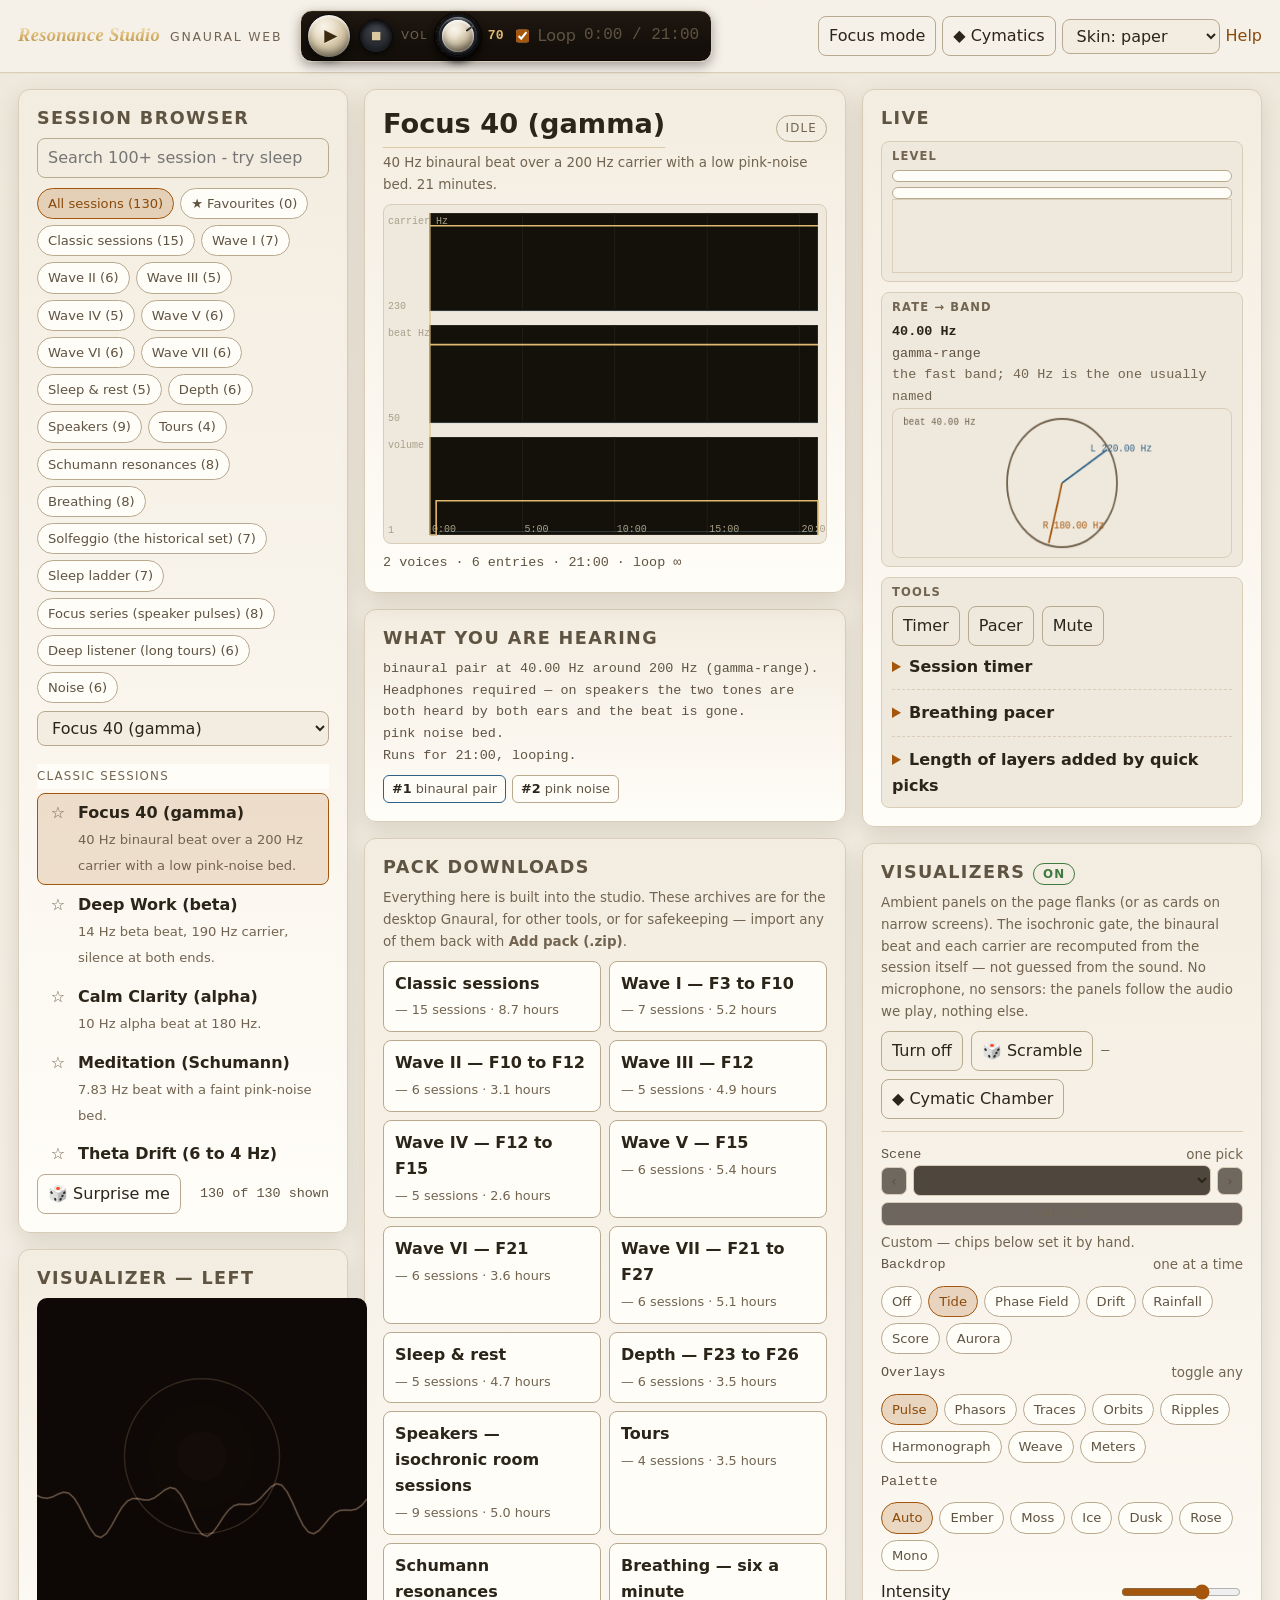
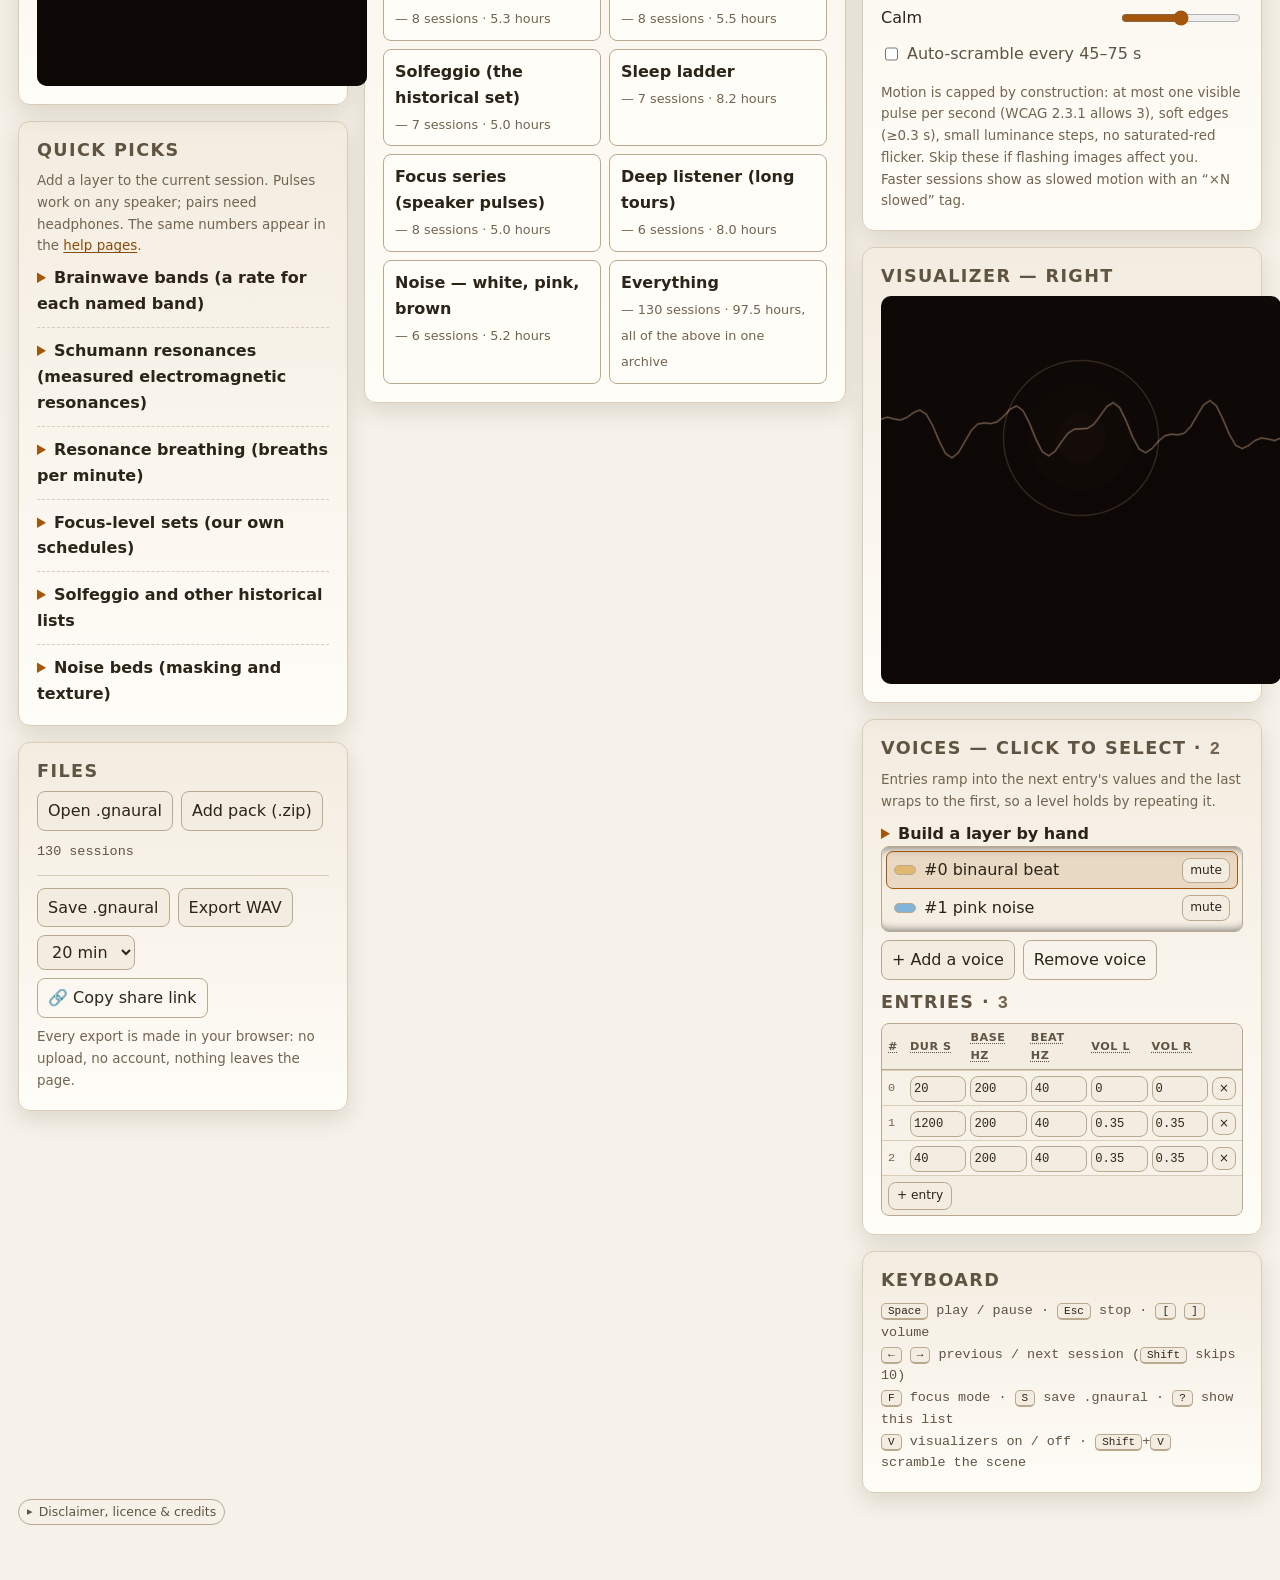
<file: app/src/main/assets/www/app/index.html>
<!DOCTYPE html>
<html lang="en" data-skin="forge">
<head>
<meta charset="utf-8">
<meta name="viewport" content="width=device-width, initial-scale=1">
<!-- Installed app only. The shell is injected at onPageFinished, so without this the page's own
     desktop layout paints for a frame or two first - a visible flash of the old interface. The
     shell removes rs-boot once the phone UI is built; the timer is the escape hatch if it never
     runs. Inert on the website (no ResonanceJs). -->
<script>(function () {
  if (!window.ResonanceJs) return;
  var d = document.documentElement;
  d.className += " rs-boot";
  setTimeout(function () {
    if (!window.__rs) d.className = d.className.replace(/\s*rs-boot\b/, "");
  }, 4000);
})();</script>
<style>html.rs-boot{background:#0F0C0A}html.rs-boot body{visibility:hidden}</style>
<!-- Desktop shell only: the wordmark must not walk out to the marketing page (which redirects
     back anyway), so it points at this directory. Browsers keep "../" and the landing page. -->
<script>(function () {
  if (!window.RS_SHELL) return;
  var fix = function () {
    var a = document.querySelector('.brand a[href]');
    if (a) a.setAttribute('href', './');
  };
  if (document.readyState === 'loading') document.addEventListener('DOMContentLoaded', fix); else fix();
})();</script>
<title>Resonance Studio — Gnaural Web</title>
<meta name="description" content="Resonance Studio in the browser: binaural beats, monaural beats, isochronic pulses, noise beds, 100+ ready sessions, a full schedule editor. All on this site.">
<link rel="canonical" href="https://moddys.net/resonance/app/">
<link rel="stylesheet" href="studio.css?v=83d">
<link rel="stylesheet" href="cym.css?v=1c">
<link rel="stylesheet" href="../site.css?v=83y">
<link rel="icon" href="[data-uri]">
</head>
<body>

<header class="studio">
  <div class="bar">
    <div class="brand">
      <h1 class="sr">Resonance Studio</h1>
      <a href="../"><span class="mark">Resonance Studio</span></a>
      <span class="sub">Gnaural Web</span>
    </div>

    <div class="transport">
      <button id="play" class="big">▶ Play</button>
      <button id="stopBtn" title="stop and rewind">■ Stop</button>
      <label class="volwrap" id="volknob" title="Volume — drag, scroll, or use [ and ]">
        <span class="mk-cap" aria-hidden="true">Vol</span>
        <span class="mk-panel" aria-hidden="true"><span class="pf-knob mk"><span class="mk-collar"></span><span class="pf-knob-face"></span><span class="mk-sheen"></span><span class="pf-knob-mark"></span><span class="pf-knob-ring"></span></span></span>
        <b class="mk-val" aria-hidden="true">70</b>
        <input id="master" type="range" min="0" max="1" step="0.01" value="0.7" aria-label="volume">
      </label>
      <label class="chk"><input id="loop" type="checkbox" checked> Loop</label>
      <span id="clock" class="timebox">0:00 / 0:00</span>
      <progress id="prog" max="1" value="0" hidden></progress>
      <span class="mtr sr" title="left peak"><i id="meterL"></i></span>
      <span class="mtr sr" title="right peak"><i id="meterR"></i></span>
    </div>

    <span class="spacer"></span>

    <div class="prefs">
      <button id="focusBtn" class="ghost" title="hide the panels and just listen (F)">Focus mode</button>
      <select id="skin" title="skin" aria-label="skin">
        <option value="forge">Skin: forge</option>
        <option value="nocturne">Skin: nocturne</option>
        <option value="paper">Skin: paper</option>
      </select>
      <a href="../help/" style="text-decoration:none">Help</a>
    </div>
  </div>
</header>

<div class="wrap">
  <main class="grid">
    <h2 class="sr">Studio workspace</h2>

    <!-- ---------------------------------------------------- left column -->
    <div class="col left">
      <section class="card">
        <h3>Session browser</h3>
        <input id="search" type="search" placeholder="Search 100+ session - try sleep !" aria-label="search sessions">
        <div class="chips" id="filters" role="group" aria-label="filters"></div>
        <div class="presetsel">
          <select id="presets" aria-label="preset"></select>
        </div>
        <div id="plist" role="list" aria-label="session list"></div>
        <div class="row between" style="margin-top:8px">
          <button id="randomBtn" class="ghost" title="pick a session from the whole library">🎲 Surprise me</button>
          <span class="readout" id="count"></span>
        </div>
      </section>

      <section class="card keep">
        <h3>Quick picks</h3>
        <p class="hint">Add a layer to the current session. Pulses work on any speaker; pairs need headphones.
          The same numbers appear in the <a href="../help/">help pages</a>.</p>
        <div id="quickpick"></div>
      </section>

      <section class="card">
        <h3>Files</h3>
        <div class="row">
          <button id="loadBtn">Open .gnaural</button>
          <button id="loadPackBtn" title="add every .gnaural in a .zip pack">Add pack (.zip)</button>
        </div>
        <input id="file" type="file" accept=".gnaural,.xml,text/xml,application/xml" hidden>
        <input id="packfile" type="file" accept=".zip,application/zip" hidden>
        <div class="row between" style="margin-top:10px">
          <span class="readout" id="packinfo"></span>
          <button id="rmpacks" style="display:none"></button>
        </div>
        <div class="sep"></div>
        <div class="row">
          <button id="saveGnm" title="write this schedule out as a .gnaural file">Save .gnaural</button>
          <button id="exportBtn" title="render the schedule to a WAV file">Export WAV</button>
          <select id="exportMin" aria-label="export length">
            <option value="5">5 min</option>
            <option value="10">10 min</option>
            <option value="20" selected>20 min</option>
            <option value="60">60 min</option>
            <option value="240">full</option>
          </select>
        </div>
        <div class="row" style="margin-top:8px">
          <button id="shareBtn" class="ghost" title="put this whole schedule into the page URL">🔗 Copy share link</button>
        </div>
        <p class="hint" style="margin-top:8px">Every export is made in your browser: no upload, no account, nothing
          leaves the page.</p>
      </section>
    </div>

    <!-- --------------------------------------------------- centre column -->
    <div class="col centre">
      <section class="card stage">
        <div class="row between">
          <h2 id="nowtitle" style="margin:0">(untitled)</h2>
          <span class="pill" id="modePill">idle</span>
        </div>
        <p class="hint" id="nowsrc" style="margin:.3em 0 .6em"></p>
        <canvas id="graph" width="1200" height="340" aria-label="schedule graph"></canvas>
        <div id="meta" class="readout" style="margin-top:8px"></div>
        <div id="warnings"></div>
      </section>

      <section class="card">
        <h3>What you are hearing</h3>
        <div class="readout" id="hearinfo">Pick a session and its layers are described here — carrier, rate,
          band name and how it behaves on speakers.</div>
        <div class="voicechips" id="hearvoices"></div>
      </section>

      <section class="card">
        <h3>Pack downloads</h3>
        <p class="hint">Everything here is built into the studio. These archives are for the desktop Gnaural, for
          other tools, or for safekeeping — import any of them back with <b>Add pack (.zip)</b>.</p>
        <div id="pklist"></div>
      </section>
    </div>

    <!-- --------------------------------------------------- right column -->
    <div class="col right">
      <section class="card">
        <h3>Live</h3>
        <div class="meters">
          <div class="meter">
            <h4>Level</h4>
            <div class="bar"><i id="barL"></i></div>
            <div class="bar" style="margin-top:5px"><i id="barR"></i></div>
            <canvas id="spec" class="mini" width="400" height="74" aria-label="spectrum"></canvas>
          </div>
          <div class="meter">
            <h4>Rate → band</h4>
            <div id="bandinfo" class="readout">—</div>
            <canvas id="phase" width="400" height="150" aria-label="phase wheel"></canvas>
          </div>
          <div class="meter">
            <h4>Tools</h4>
            <div class="row">
              <button id="timerBtn" class="ghost">Timer</button>
              <button id="pacerBtn" class="ghost">Pacer</button>
              <button id="panicBtn" class="ghost" title="stop and mute immediately">Mute</button>
            </div>
            <div id="toolpanes" style="margin-top:8px"></div>
          </div>
        </div>
      </section>

      <section class="card">
        <h3 id="voicesHead">Voices — click to select · <span class="cnt" id="voiceCount" aria-live="polite">0</span></h3>
        <p class="hint">Entries ramp into the next entry's values and the last wraps to the first, so a level holds
          by repeating it.</p>
        <div id="voicelist" class="scrollbox" role="region" aria-labelledby="voicesHead" tabindex="0"></div>
        <div class="row" style="margin-top:8px">
          <button id="addvoiceBtn">+ Add a voice</button>
          <button id="delvoiceBtn" class="ghost" title="remove the selected voice">Remove voice</button>
        </div>
        <h3 id="entriesHead" style="margin-top:12px">Entries · <span class="cnt" id="entryCount" aria-live="polite">0</span></h3>
        <div id="entryedit" class="scrollbox" role="region" aria-labelledby="entriesHead" tabindex="0"></div>
      </section>

      <section class="card">
        <h3>Keyboard</h3>
        <div class="readout">
          <div><kbd>Space</kbd> play / pause · <kbd>Esc</kbd> stop · <kbd>[</kbd> <kbd>]</kbd> volume</div>
          <div><kbd>←</kbd> <kbd>→</kbd> previous / next session (<kbd>Shift</kbd> skips 10)</div>
          <div><kbd>F</kbd> focus mode · <kbd>S</kbd> save .gnaural · <kbd>?</kbd> show this list</div>
          <div><kbd>V</kbd> visualizers on / off · <kbd>Shift</kbd>+<kbd>V</kbd> scramble the scene</div>
        </div>
      </section>
    </div>
  </main>

  <footer>
    <details class="disc">
    <summary>Disclaimer, licence &amp; credits</summary>
    <p><b>Use:</b> headphones for binaural beats — the beat is created in your hearing, not in the file; isochronic
      pulse presets and the whole Speakers pack work on loudspeakers, and nothing in that pack depends on a difference
      between your ears. <b>Care:</b> keep volumes moderate — a pulse train is more alerting than a steady tone at the
      same level, and if you have to raise your voice to be heard at arm's length it is too loud. If you have epilepsy
      or a seizure disorder, ask a clinician before using repetitive pulsed tones. The visualizer panels can be switched
      off entirely (<kbd>V</kbd>, or the Visualizers card) and are capped well below the three-flashes-per-second
      accessibility threshold, but skip them too if flashing images affect you. Not a medical device or treatment;
      skip it while driving or operating machinery, and stop if it feels unpleasant.</p>
    <p><b>Gnaural Web</b> is a browser re-implementation of Gnaural's scheduling engine and <code>.gnaural</code>
      format, written for this site. Gnaural is © Bret Logan and contributors: the upstream engine is
      LGPL-2.1-or-later and this port keeps those terms; the rest of the page is GPL-2.0-or-later. Not affiliated with
      the upstream project, the Monroe Institute or any other programme. Upstream presets are not bundled (their
      archive states no licence); the built-in library is original to this site.
      <a href="../credits/">Credits &amp; licence</a> · <a href="../help/evidence.html">Evidence</a> ·
      <a href="../help/">Help</a> · <a href="NOTICE.txt">NOTICE.txt</a> ·
      <a href="https://moddys.net/resonance/">web version</a> · <a href="https://moddys.net/">moddys.net</a></p>
    </details>
  </footer>
</div>

<div id="toast" class="toast"></div>

<!-- order matters: engine → gnm → presets/packs/rates → pack reader → app → studio panels -->
<script src="engine.js?v=81q"></script>
<script src="gnm.js?v=81p"></script>
<script src="presets.js?v=81p"></script>
<script src="packs.js?v=81q"></script>
<script src="rates.js?v=81p"></script>
<script src="pack.js?v=81p"></script>
<script src="app.js?v=81r"></script>
<script src="studio.js?v=84a"></script>
<!-- visualizer system: mounts its own panels + menu card, follows the audio -->
<!-- WebGL2 cymatic field renderer: capability + shader. Inert until a caller invokes
     window.__rsGL.init(canvas); the cymatic chamber (cym.js) is that caller when its
     "GPU field (WebGL2)" switch is on, and always keeps its canvas path as the fallback. -->
<script src="vizgl.js?v=1b"></script>
<script src="vizmath.js?v=82v"></script>
<script src="vizpal.js?v=82v"></script>
<script src="vizmodes.js?v=82x"></script>
<script src="vizscenes.js?v=1a"></script>
<script src="vizpresets.js?v=1a"></script>
<script src="viz.js?v=83b"></script>
<!-- the dedicated cymatic chamber: physics -> field -> renderer -> UI -->
<script src="cymatics.js?v=1b"></script>
<script src="cymfield.js?v=1d"></script>
<script src="cymrender.js?v=1e"></script>
<script src="cympresets.js?v=1b"></script>
<script src="cym.js?v=1f"></script>
</body>
</html>
</file>
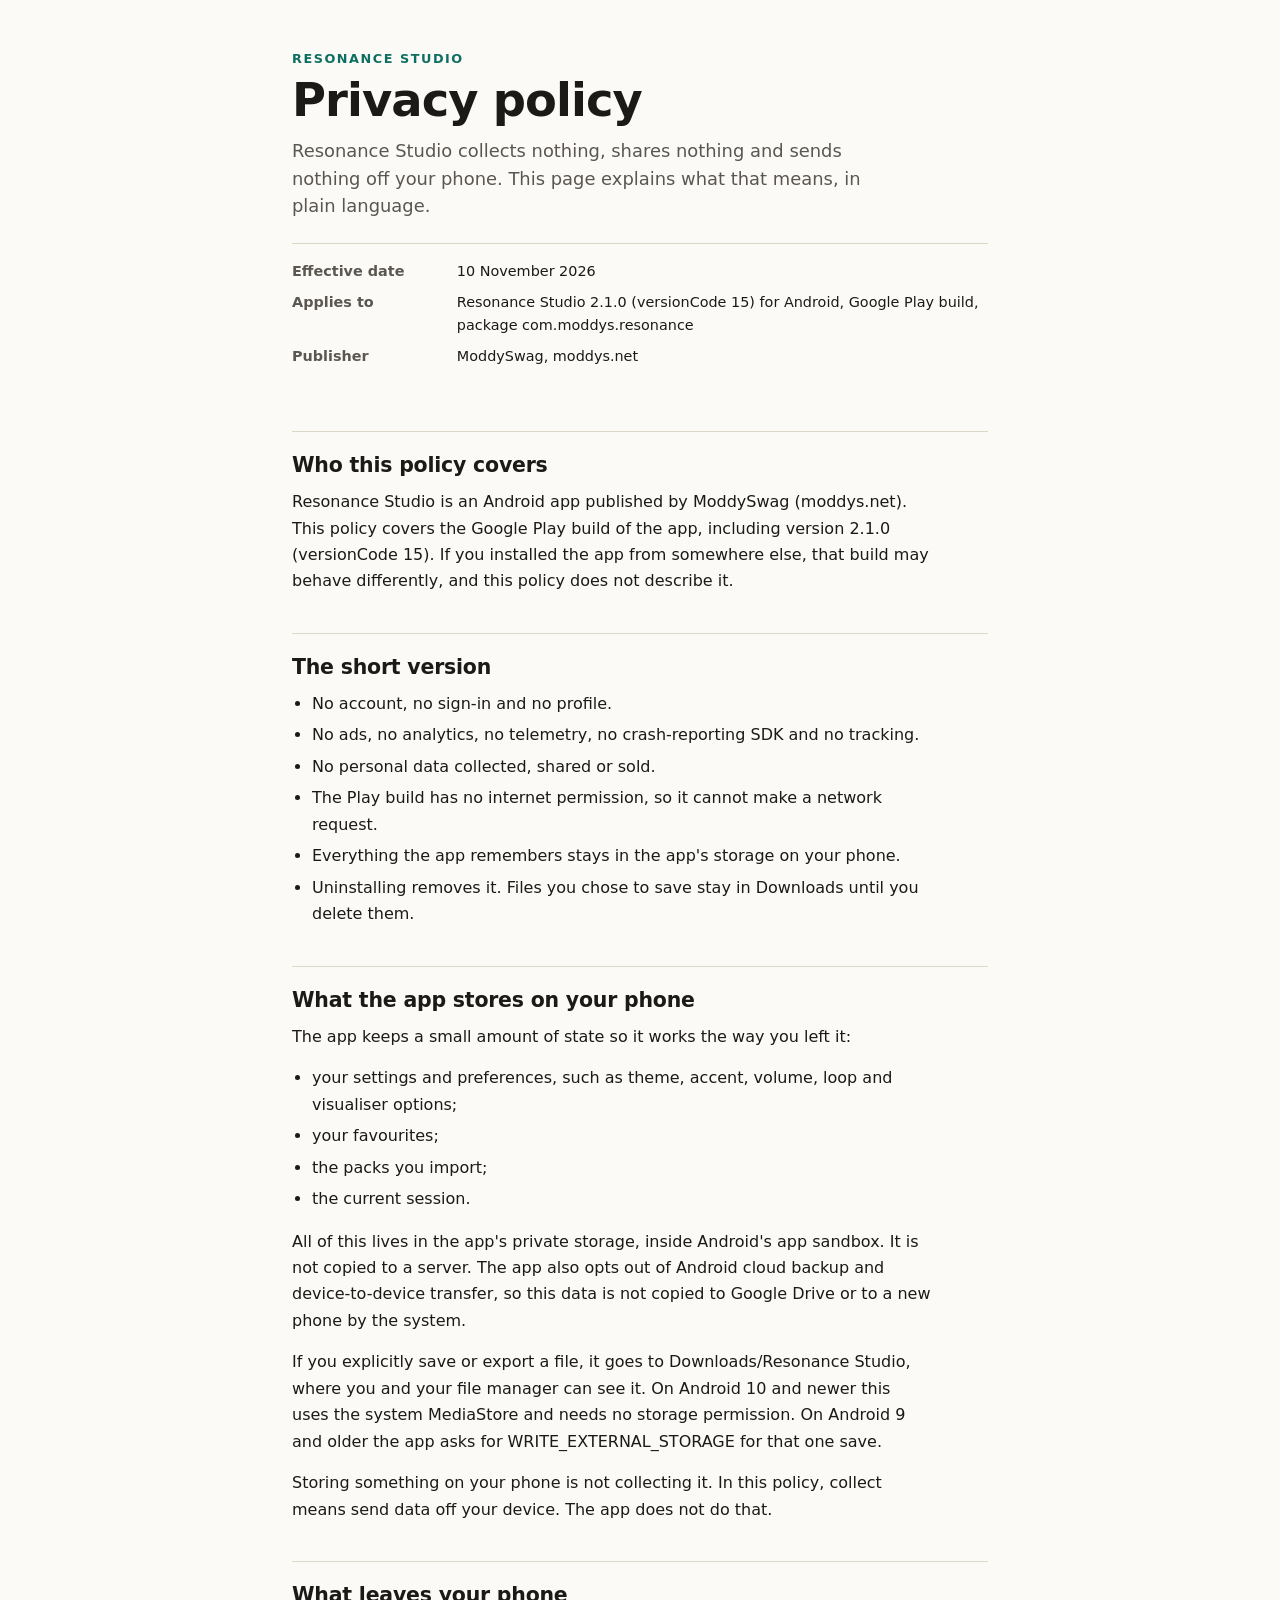
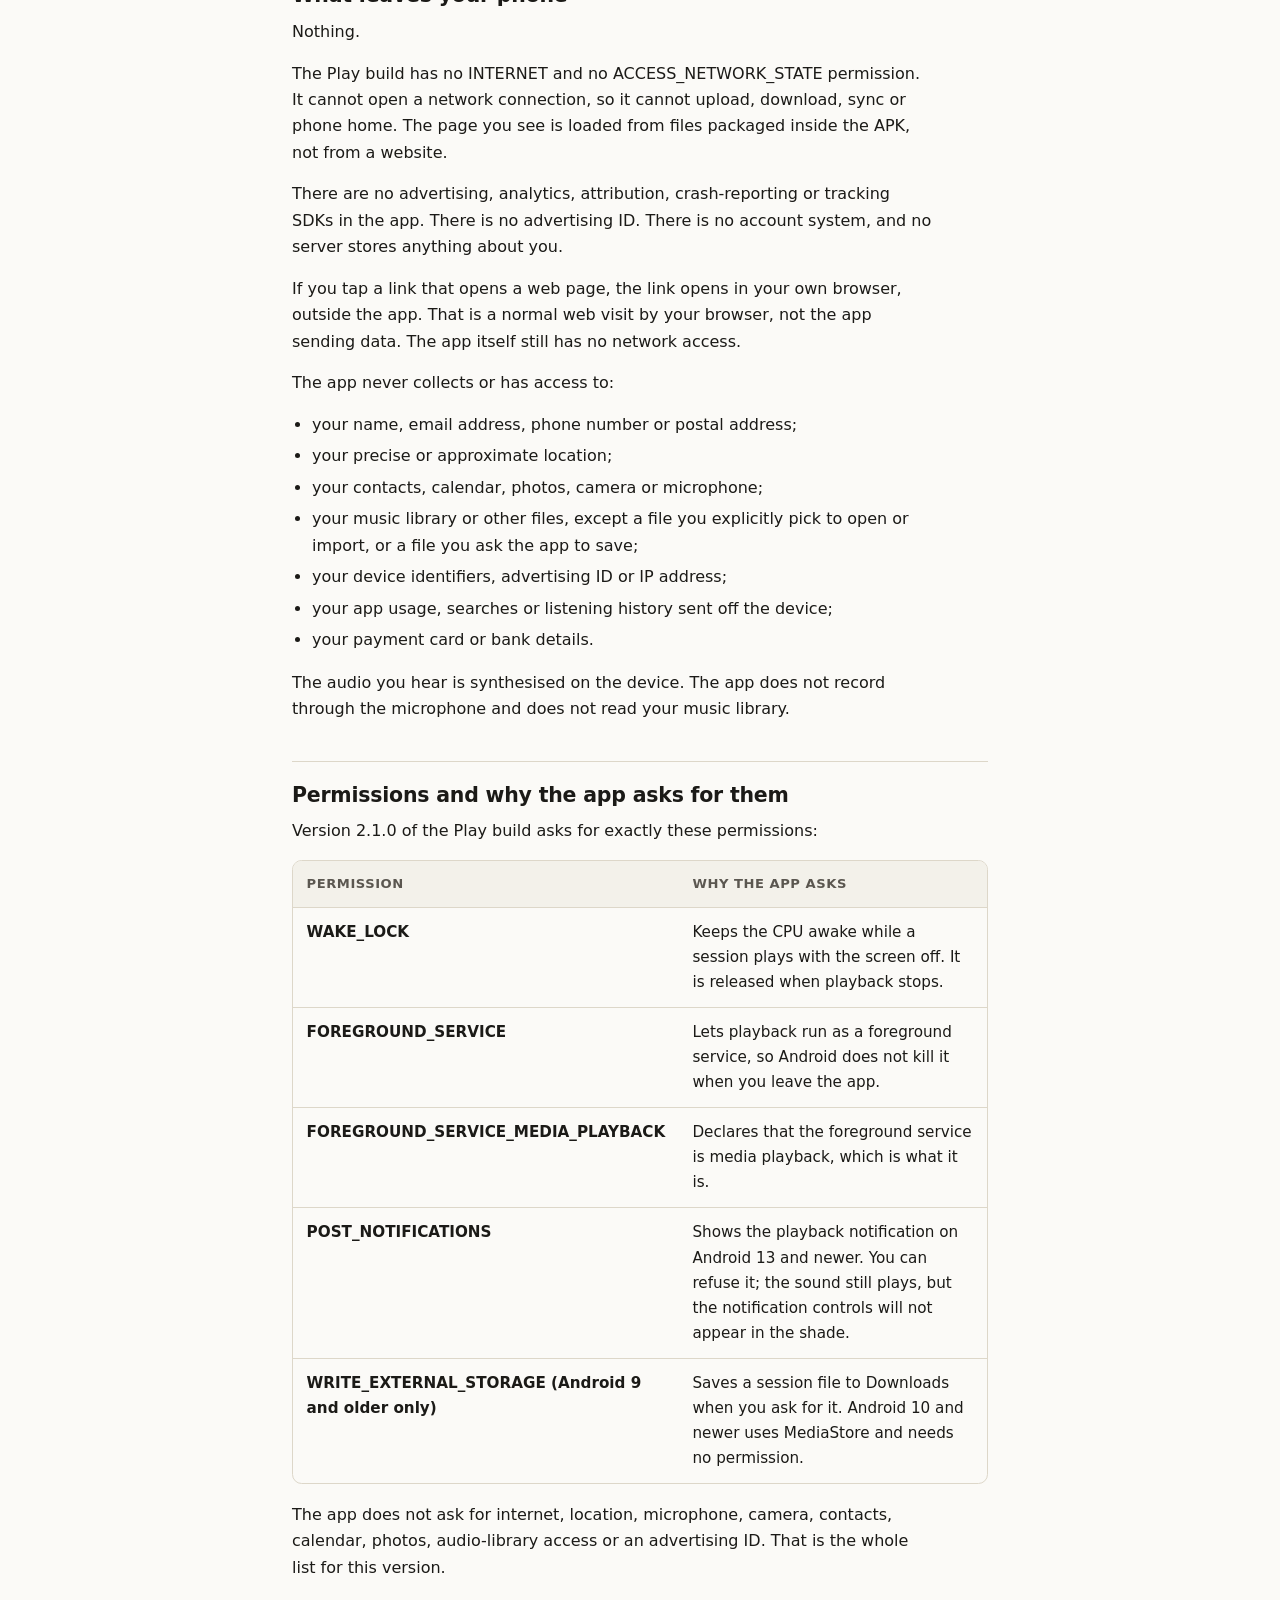
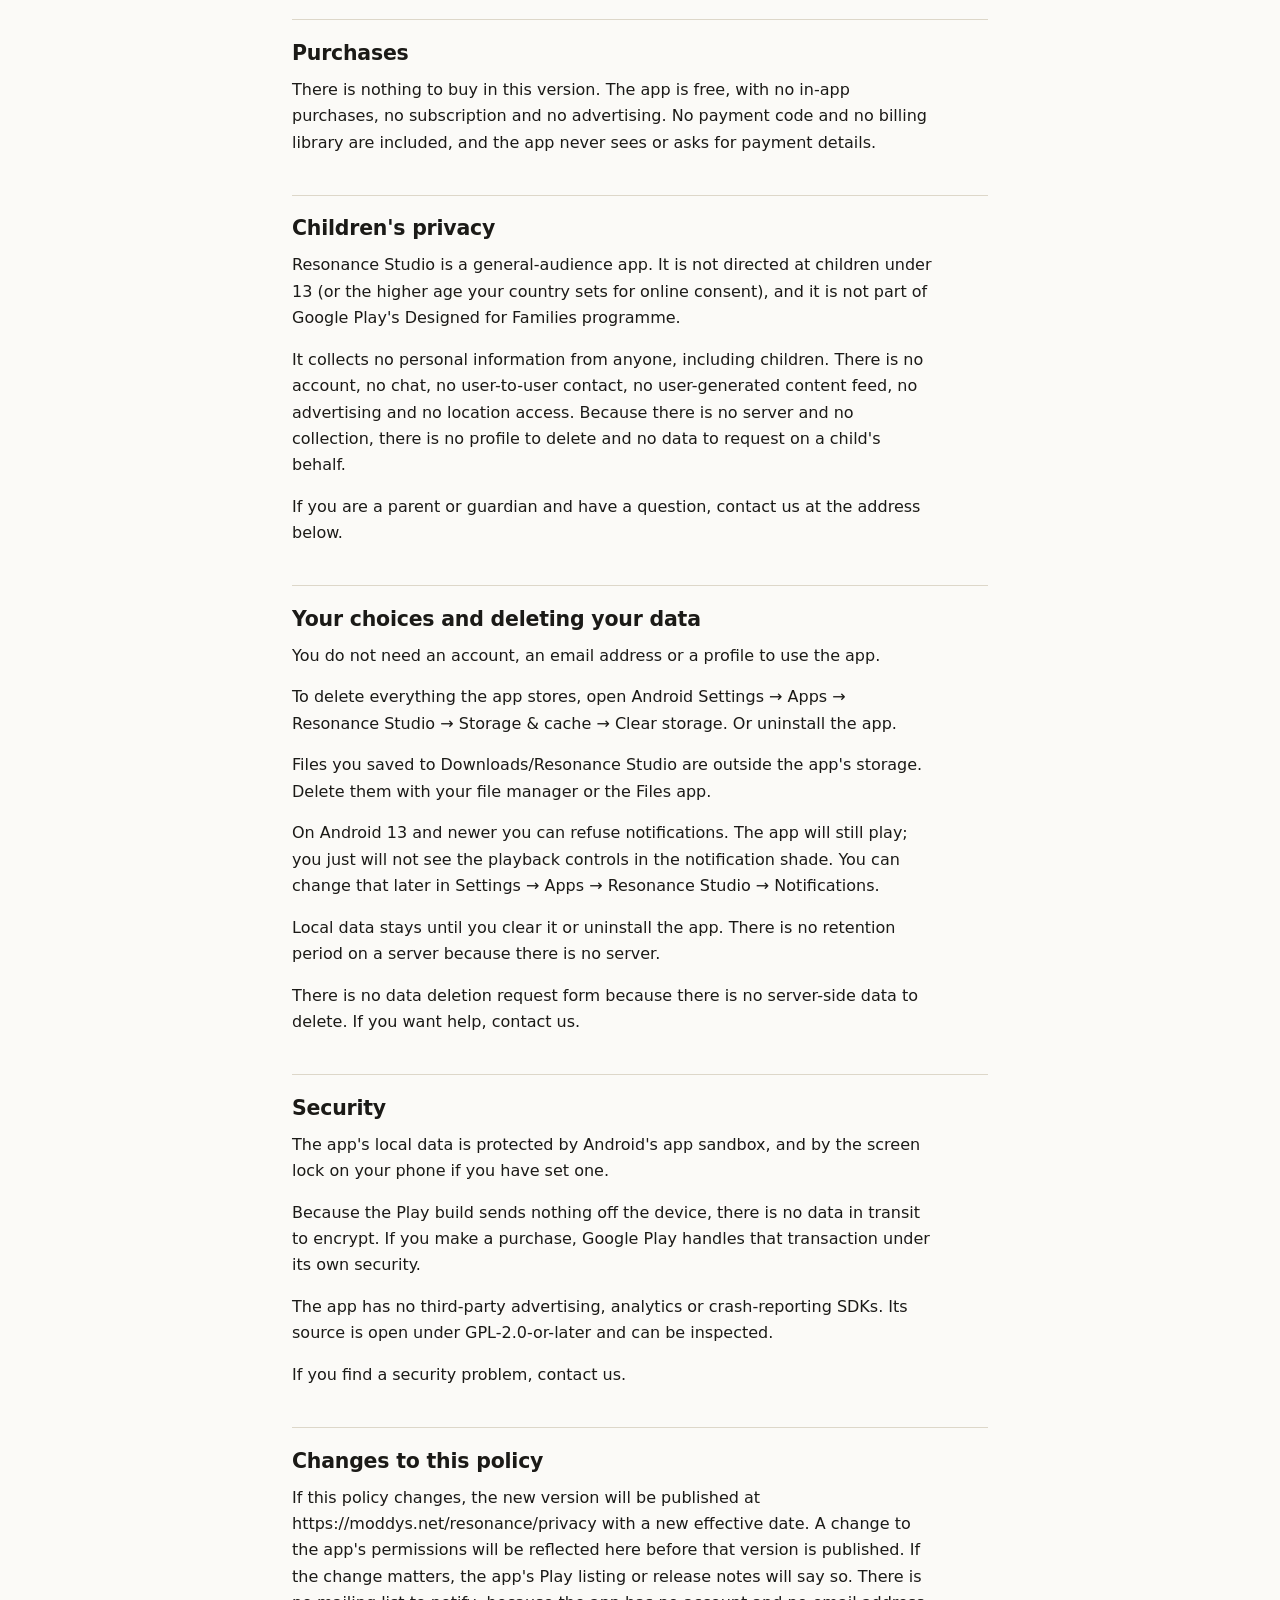
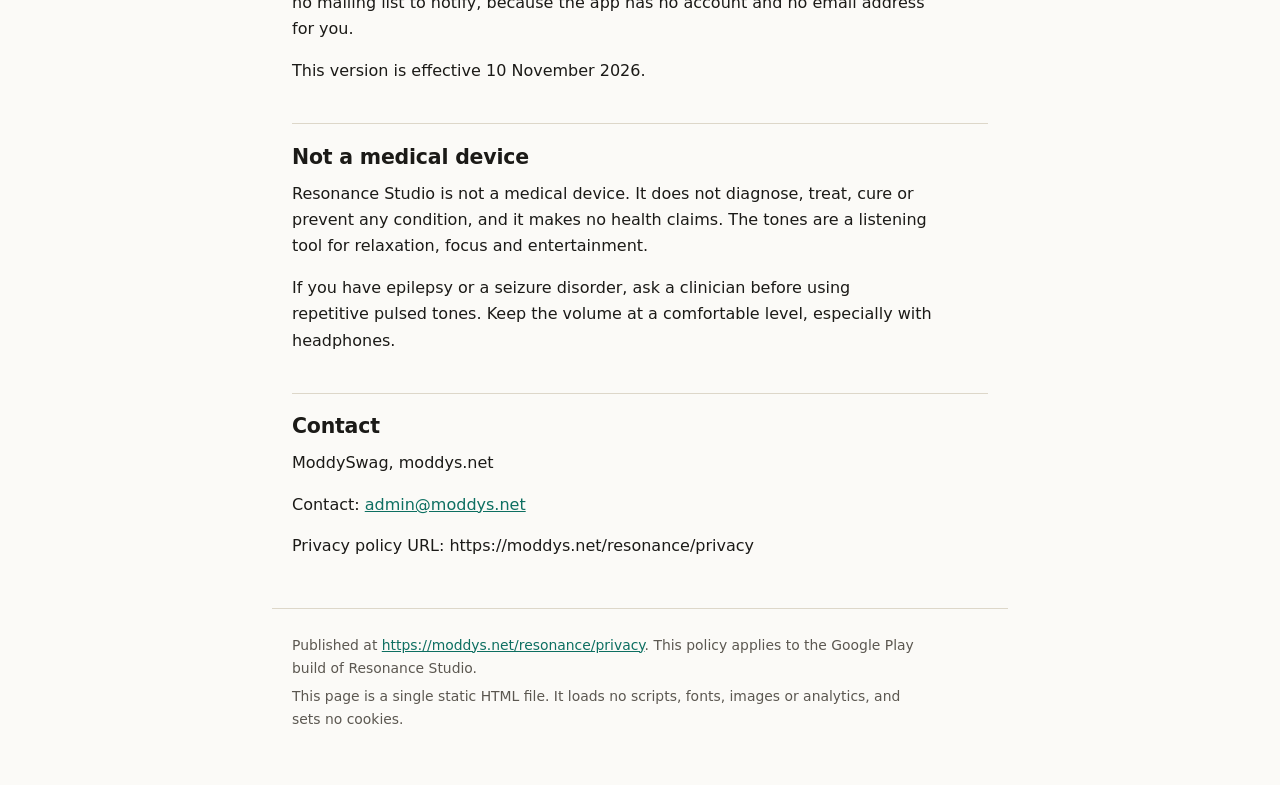
<file: docs/play/privacy.html>
<!doctype html>
<html lang="en-AU">
<head>
<meta charset="utf-8">
<meta name="viewport" content="width=device-width, initial-scale=1">
<meta name="color-scheme" content="light dark">
<title>Privacy policy — Resonance Studio for Android</title>
<meta name="description" content="Resonance Studio's privacy policy for the Google Play build: no data collected, no data shared, no internet permission, local storage only.">
<style>
:root{
  --bg:#fbfaf7; --panel:#f3f1ea; --fg:#1b1a17; --muted:#5b5750;
  --line:#ddd7c9; --accent:#0d6f61; --code:#eae6db;
}
@media (prefers-color-scheme: dark){
  :root{
    --bg:#131311; --panel:#1b1b18; --fg:#f1eee6; --muted:#b7b0a1;
    --line:#34322c; --accent:#79d6c4; --code:#24231f;
  }
}
*{box-sizing:border-box}
html{-webkit-text-size-adjust:100%; color-scheme:light dark}
body{margin:0; background:var(--bg); color:var(--fg);
  font:16px/1.65 system-ui,-apple-system,"Segoe UI",Roboto,Helvetica,Arial,sans-serif;}
.masthead, main, footer{max-width:46rem; margin:0 auto; padding-left:1.25rem; padding-right:1.25rem}
.masthead{padding-top:3rem; padding-bottom:1rem}
.brand{margin:0 0 .35rem; font-size:.8rem; letter-spacing:.12em; text-transform:uppercase; color:var(--accent); font-weight:650}
h1{font-size:clamp(2rem,6vw,2.9rem); line-height:1.1; margin:0 0 .7rem; letter-spacing:-.02em}
.lede{font-size:1.12rem; line-height:1.55; color:var(--muted); margin:0 0 1.4rem; max-width:38rem}
.meta{margin:0; padding:1rem 0 0; border-top:1px solid var(--line); display:grid; gap:.45rem}
.meta div{display:grid; grid-template-columns:9.5rem 1fr; gap:.8rem; font-size:.9rem}
.meta dt{color:var(--muted); font-weight:600}
.meta dd{margin:0; overflow-wrap:anywhere}
main{padding-top:.5rem}
h2{font-size:1.28rem; line-height:1.25; margin:2.4rem 0 .65rem; padding-top:1.3rem;
  border-top:1px solid var(--line); letter-spacing:-.01em;}
p{margin:0 0 .95rem; max-width:40rem}
ul{margin:.2rem 0 1rem; padding-left:1.25rem; max-width:40rem}
li{margin:.32rem 0}
code{font-family:ui-monospace,SFMono-Regular,Menlo,Consolas,"Liberation Mono",monospace;
  font-size:.88em; background:var(--code); padding:.12em .35em; border-radius:.3em; overflow-wrap:anywhere;}
.table-wrap{overflow-x:auto; margin:.4rem 0 1.1rem; border:1px solid var(--line); border-radius:.6rem}
table{border-collapse:collapse; width:100%; min-width:34rem; font-size:.95rem}
th,td{text-align:left; vertical-align:top; padding:.75rem .85rem; border-bottom:1px solid var(--line)}
th{background:var(--panel); font-size:.82rem; letter-spacing:.04em; text-transform:uppercase; color:var(--muted)}
tr:last-child td{border-bottom:0}
td:first-child{width:19rem; font-weight:600}
footer{border-top:1px solid var(--line); margin-top:3rem; padding-top:1.2rem; padding-bottom:3rem; color:var(--muted); font-size:.87rem}
footer p{margin:.35rem 0}
.owner{border:1px dashed var(--accent); background:var(--panel); padding:.7rem .85rem; border-radius:.45rem}
a{color:var(--accent)}
@media (max-width:34rem){
  .masthead{padding-top:2rem}
  .meta div{grid-template-columns:1fr; gap:.1rem}
  .table-wrap{overflow:visible; border:0; border-radius:0; margin:.2rem 0 1rem}
  table{min-width:0; display:block}
  thead{display:none}
  tbody, tr, td{display:block}
  tr{border:1px solid var(--line); border-radius:.6rem; margin:.6rem 0; padding:.15rem .85rem; background:var(--panel)}
  td{border:0; padding:.55rem 0}
  td:first-child{width:auto; font-weight:700}
}
@media print{
  :root{--bg:#fff; --fg:#000; --muted:#333; --line:#bbb; --accent:#000; --panel:#f2f2f2; --code:#eee}
  body{font-size:11pt}
  .table-wrap{overflow:visible}
  a{color:#000}
}
</style>
</head>
<body>
<header class="masthead">
  <p class="brand">Resonance Studio</p>
  <h1>Privacy policy</h1>
  <p class="lede">Resonance Studio collects nothing, shares nothing and sends nothing off your phone. This page explains what that means, in plain language.</p>
  <dl class="meta">
    <div><dt>Effective date</dt><dd>10 November 2026</dd></div>
    <div><dt>Applies to</dt><dd>Resonance Studio 2.1.0 (versionCode 15) for Android, Google Play build, package com.moddys.resonance</dd></div>
    <div><dt>Publisher</dt><dd>ModdySwag, moddys.net</dd></div>
  </dl>
</header>
<main>
  <h2>Who this policy covers</h2>
  <p>Resonance Studio is an Android app published by ModdySwag (moddys.net). This policy covers the Google Play build of the app, including version 2.1.0 (versionCode 15). If you installed the app from somewhere else, that build may behave differently, and this policy does not describe it.</p>
  <h2>The short version</h2>
  <ul>
    <li>No account, no sign-in and no profile.</li>
    <li>No ads, no analytics, no telemetry, no crash-reporting SDK and no tracking.</li>
    <li>No personal data collected, shared or sold.</li>
    <li>The Play build has no internet permission, so it cannot make a network request.</li>
    <li>Everything the app remembers stays in the app&#x27;s storage on your phone.</li>
    <li>Uninstalling removes it. Files you chose to save stay in Downloads until you delete them.</li>
  </ul>
  <h2>What the app stores on your phone</h2>
  <p>The app keeps a small amount of state so it works the way you left it:</p>
  <ul>
    <li>your settings and preferences, such as theme, accent, volume, loop and visualiser options;</li>
    <li>your favourites;</li>
    <li>the packs you import;</li>
    <li>the current session.</li>
  </ul>
  <p>All of this lives in the app&#x27;s private storage, inside Android&#x27;s app sandbox. It is not copied to a server. The app also opts out of Android cloud backup and device-to-device transfer, so this data is not copied to Google Drive or to a new phone by the system.</p>
  <p>If you explicitly save or export a file, it goes to Downloads/Resonance Studio, where you and your file manager can see it. On Android 10 and newer this uses the system MediaStore and needs no storage permission. On Android 9 and older the app asks for WRITE_EXTERNAL_STORAGE for that one save.</p>
  <p>Storing something on your phone is not collecting it. In this policy, collect means send data off your device. The app does not do that.</p>
  <h2>What leaves your phone</h2>
  <p>Nothing.</p>
  <p>The Play build has no INTERNET and no ACCESS_NETWORK_STATE permission. It cannot open a network connection, so it cannot upload, download, sync or phone home. The page you see is loaded from files packaged inside the APK, not from a website.</p>
  <p>There are no advertising, analytics, attribution, crash-reporting or tracking SDKs in the app. There is no advertising ID. There is no account system, and no server stores anything about you.</p>
  <p>If you tap a link that opens a web page, the link opens in your own browser, outside the app. That is a normal web visit by your browser, not the app sending data. The app itself still has no network access.</p>
  <p>The app never collects or has access to:</p>
  <ul>
    <li>your name, email address, phone number or postal address;</li>
    <li>your precise or approximate location;</li>
    <li>your contacts, calendar, photos, camera or microphone;</li>
    <li>your music library or other files, except a file you explicitly pick to open or import, or a file you ask the app to save;</li>
    <li>your device identifiers, advertising ID or IP address;</li>
    <li>your app usage, searches or listening history sent off the device;</li>
    <li>your payment card or bank details.</li>
  </ul>
  <p>The audio you hear is synthesised on the device. The app does not record through the microphone and does not read your music library.</p>
  <h2>Permissions and why the app asks for them</h2>
  <p>Version 2.1.0 of the Play build asks for exactly these permissions:</p>
  <div class="table-wrap">
    <table>
      <thead><tr><th scope="col">Permission</th><th scope="col">Why the app asks</th></tr></thead>
      <tbody>
        <tr><td>WAKE_LOCK</td><td>Keeps the CPU awake while a session plays with the screen off. It is released when playback stops.</td></tr>
        <tr><td>FOREGROUND_SERVICE</td><td>Lets playback run as a foreground service, so Android does not kill it when you leave the app.</td></tr>
        <tr><td>FOREGROUND_SERVICE_MEDIA_PLAYBACK</td><td>Declares that the foreground service is media playback, which is what it is.</td></tr>
        <tr><td>POST_NOTIFICATIONS</td><td>Shows the playback notification on Android 13 and newer. You can refuse it; the sound still plays, but the notification controls will not appear in the shade.</td></tr>
        <tr><td>WRITE_EXTERNAL_STORAGE (Android 9 and older only)</td><td>Saves a session file to Downloads when you ask for it. Android 10 and newer uses MediaStore and needs no permission.</td></tr>
      </tbody>
    </table>
  </div>
  <p>The app does not ask for internet, location, microphone, camera, contacts, calendar, photos, audio-library access or an advertising ID. That is the whole list for this version.</p>
  <h2>Purchases</h2>
  <p>There is nothing to buy in this version. The app is free, with no in-app purchases, no subscription and no advertising. No payment code and no billing library are included, and the app never sees or asks for payment details.</p>
  <h2>Children&#x27;s privacy</h2>
  <p>Resonance Studio is a general-audience app. It is not directed at children under 13 (or the higher age your country sets for online consent), and it is not part of Google Play&#x27;s Designed for Families programme.</p>
  <p>It collects no personal information from anyone, including children. There is no account, no chat, no user-to-user contact, no user-generated content feed, no advertising and no location access. Because there is no server and no collection, there is no profile to delete and no data to request on a child&#x27;s behalf.</p>
  <p>If you are a parent or guardian and have a question, contact us at the address below.</p>
  <h2>Your choices and deleting your data</h2>
  <p>You do not need an account, an email address or a profile to use the app.</p>
  <p>To delete everything the app stores, open Android Settings → Apps → Resonance Studio → Storage &amp; cache → Clear storage. Or uninstall the app.</p>
  <p>Files you saved to Downloads/Resonance Studio are outside the app&#x27;s storage. Delete them with your file manager or the Files app.</p>
  <p>On Android 13 and newer you can refuse notifications. The app will still play; you just will not see the playback controls in the notification shade. You can change that later in Settings → Apps → Resonance Studio → Notifications.</p>
  <p>Local data stays until you clear it or uninstall the app. There is no retention period on a server because there is no server.</p>
  <p>There is no data deletion request form because there is no server-side data to delete. If you want help, contact us.</p>
  <h2>Security</h2>
  <p>The app&#x27;s local data is protected by Android&#x27;s app sandbox, and by the screen lock on your phone if you have set one.</p>
  <p>Because the Play build sends nothing off the device, there is no data in transit to encrypt. If you make a purchase, Google Play handles that transaction under its own security.</p>
  <p>The app has no third-party advertising, analytics or crash-reporting SDKs. Its source is open under GPL-2.0-or-later and can be inspected.</p>
  <p>If you find a security problem, contact us.</p>
  <h2>Changes to this policy</h2>
  <p>If this policy changes, the new version will be published at https://moddys.net/resonance/privacy with a new effective date. A change to the app&#x27;s permissions will be reflected here before that version is published. If the change matters, the app&#x27;s Play listing or release notes will say so. There is no mailing list to notify, because the app has no account and no email address for you.</p>
  <p>This version is effective 10 November 2026.</p>
  <h2>Not a medical device</h2>
  <p>Resonance Studio is not a medical device. It does not diagnose, treat, cure or prevent any condition, and it makes no health claims. The tones are a listening tool for relaxation, focus and entertainment.</p>
  <p>If you have epilepsy or a seizure disorder, ask a clinician before using repetitive pulsed tones. Keep the volume at a comfortable level, especially with headphones.</p>
  <h2>Contact</h2>
  <p>ModdySwag, moddys.net</p>
  <p>Contact: <a href="mailto:admin@moddys.net">admin@moddys.net</a></p>
  <p>Privacy policy URL: https://moddys.net/resonance/privacy</p>
</main>
<footer>
  <p>Published at <a href="https://moddys.net/resonance/privacy">https://moddys.net/resonance/privacy</a>. This policy applies to the Google Play build of Resonance Studio.</p>
  <p>This page is a single static HTML file. It loads no scripts, fonts, images or analytics, and sets no cookies.</p>
</footer>
</body>
</html>
</file>
<file: app/src/main/assets/www/app/studio.css>
/* Gnaural Web — Resonance Studio: layout and skins.
 * Licensed GPL-2.0-or-later (see NOTICE.txt).
 * Three skins: forge (default, warm), nocturne (cool), paper (light).
 * Everything is driven by CSS custom properties on <html data-skin="...">.
 */

:root {
  --bg: #0e0b09; --bg2: #16110d; --panel: #1b1510; --panel2: #241c15;
  --line: #3a2c20; --line2: #5a452c;
  --ink: #f2e6d8; --ink-dim: #b9a48c; --ink-faint: #97846d;
  --acc: #e0b96f; --acc2: #f2ddb0; --acc-ink: #2a1a08;   /* champagne gold */
  --good: #93c793; --bad: #e0604f; --info: #82b3d8;
  --radius: 10px; --shadow: 0 10px 30px rgba(0,0,0,.45);
  --mono: ui-monospace, "Cascadia Mono", "JetBrains Mono", Consolas, monospace;
  --sans: system-ui, -apple-system, "Segoe UI", Roboto, sans-serif;
}
html[data-skin="nocturne"] {
  --bg: #070b12; --bg2: #0c121c; --panel: #101a26; --panel2: #16232f;
  --line: #1e3345; --line2: #2b4a63;
  --ink: #dceaf5; --ink-dim: #93aec2; --ink-faint: #64808f;
  --acc: #45d6ff; --acc2: #b6ecff; --acc-ink: #04222b;
  --good: #7fd0c0; --bad: #e0604f; --info: #82b3d8;
}
html[data-skin="paper"] {
  --bg: #f6f2ea; --bg2: #efe8dc; --panel: #fffdf8; --panel2: #f3ece0;
  --line: #d9cdb9; --line2: #b9a98f;
  --ink: #2b2419; --ink-dim: #5f5342; --ink-faint: #726450;
  --acc: #a4570c; --acc2: #8a4a0b; --acc-ink: #fff8ef;
  --good: #3f7a3f; --bad: #a8341f; --info: #2f6187;
  --shadow: 0 8px 22px rgba(90,70,40,.16);
}

* { box-sizing: border-box; }
html, body { margin: 0; padding: 0; }
body {
  background:
    radial-gradient(1200px 600px at 15% -10%, color-mix(in srgb, var(--acc) 12%, transparent), transparent 60%),
    linear-gradient(180deg, var(--bg2), var(--bg) 60%);
  color: var(--ink); font: 15px/1.55 var(--sans);
  min-height: 100vh; -webkit-font-smoothing: antialiased;
}
a { color: var(--acc2); text-decoration-thickness: 1px; text-underline-offset: 2px; }
a:hover { color: var(--acc); }
h1, h2, h3 { line-height: 1.2; margin: 0 0 .4em; }
h1 { font-size: 1.6rem; letter-spacing: .02em; }
h2 { font-size: 1.15rem; }
h3 { font-size: 1rem; color: var(--ink-dim); text-transform: uppercase; letter-spacing: .08em; font-weight: 600; }
p { margin: 0 0 .8em; }
code, kbd, .num { font-family: var(--mono); font-size: .92em; }
kbd {
  background: var(--panel2); border: 1px solid var(--line2); border-bottom-width: 2px;
  border-radius: 5px; padding: 1px 6px; font-size: .82em; color: var(--ink);
}
.wrap { max-width: 1560px; margin: 0 auto; padding: 0 18px 60px; }

/* ------------------------------------------------------------ top bar */
header.studio {
  position: sticky; top: 0; z-index: 30;
  background: color-mix(in srgb, var(--bg) 88%, transparent);
  backdrop-filter: blur(10px);
  border-bottom: 1px solid var(--line);
}
header.studio .bar {
  max-width: 1560px; margin: 0 auto; padding: 10px 18px;
  display: flex; align-items: center; gap: 14px; flex-wrap: wrap;
}
.brand { display: flex; align-items: baseline; gap: 10px; margin-right: 4px; }
.brand .mark {
  font-weight: 800; letter-spacing: .06em; font-size: 1.05rem;
  color: var(--acc); text-transform: uppercase;
}
.brand .sub { color: var(--ink-faint); font-size: .78rem; letter-spacing: .14em; text-transform: uppercase; }
.brand a { color: inherit; text-decoration: none; }

.transport { display: flex; align-items: center; gap: 8px; flex-wrap: wrap; }
button, select, input[type="text"], input[type="search"], input[type="number"] {
  font: inherit; color: var(--ink); background: var(--panel2);
  border: 1px solid var(--line2); border-radius: 8px; padding: 6px 10px;
}
button { cursor: pointer; transition: background .15s, border-color .15s, transform .06s; }
button:hover { background: color-mix(in srgb, var(--acc) 18%, var(--panel2)); border-color: var(--acc); }
button:active { transform: translateY(1px); }
button:focus-visible, input:focus-visible, select:focus-visible, [tabindex]:focus-visible {
  outline: 2px solid var(--acc); outline-offset: 2px;
}
button.big {
  background: var(--acc); color: var(--acc-ink); border-color: transparent;
  font-weight: 700; padding: 8px 18px; font-size: 1.02rem;
}
button.big:hover { background: var(--acc2); }
button.ghost { background: transparent; border-color: var(--line2); }
button.on { border-color: var(--acc); color: var(--acc2); background: color-mix(in srgb, var(--acc) 14%, transparent); }
button[disabled] { opacity: .45; cursor: not-allowed; }
.spacer { flex: 1 1 auto; }
.timebox { font-family: var(--mono); font-variant-numeric: tabular-nums; color: var(--ink-dim); }
.timebox b { color: var(--ink); font-weight: 600; }
.volwrap { display: flex; align-items: center; gap: 7px; }
input[type="range"] { accent-color: var(--acc); width: 120px; }
.chk { display: inline-flex; align-items: center; gap: 6px; color: var(--ink-dim); }
.chk input { accent-color: var(--acc); }
.pill {
  font-size: .74rem; letter-spacing: .1em; text-transform: uppercase;
  border: 1px solid var(--line2); color: var(--ink-faint); border-radius: 999px; padding: 3px 9px;
}
.pill.warn { color: var(--bad); border-color: var(--bad); }
.pill.ok { color: var(--good); border-color: var(--good); }

/* ------------------------------------------------------------ grid */
main.grid { display: grid; grid-template-columns: 330px minmax(0, 1fr) 400px; gap: 16px; margin-top: 16px; }
@media (max-width: 1240px) { main.grid { grid-template-columns: 300px minmax(0, 1fr); } .col.right { grid-column: 1 / -1; } }
@media (max-width: 860px) { main.grid { grid-template-columns: 1fr; } }
.col { display: flex; flex-direction: column; gap: 16px; min-width: 0; }
.card {
  background: linear-gradient(180deg, var(--panel2), var(--panel));
  border: 1px solid var(--line); border-radius: var(--radius); box-shadow: var(--shadow);
  padding: 14px;
}
.card > h3 { margin-top: -2px; }
.card .hint { color: var(--ink-faint); font-size: .84rem; margin: .35em 0 .6em; }
.row { display: flex; gap: 8px; align-items: center; flex-wrap: wrap; }
.row.between { justify-content: space-between; }
.sep { height: 1px; background: var(--line); margin: 12px 0; }

/* ------------------------------------------------------------ browser */
#search { width: 100%; }
.vz-scenes { display: grid; grid-template-columns: 26px 1fr 26px; gap: 6px; align-items: center; }
.vz-scenes select {
  background: rgba(38,29,21,.8); border: 1px solid var(--line); color: var(--ink);
  border-radius: 7px; padding: 6px 7px; font-size: .78rem; min-width: 0;
}
.vz-scenes button {
  background: rgba(38,29,21,.65); border: 1px solid var(--line); color: var(--ink-dim);
  border-radius: 7px; padding: 6px 0; font-size: .9rem; line-height: 1; cursor: pointer;
}
.vz-scenes button:hover { border-color: var(--acc); color: var(--ink); }
#vizShuffle {
  grid-column: 1 / -1; font-size: .68rem; letter-spacing: .09em; text-transform: uppercase;
  padding: 5px 0; color: var(--ink-faint);
}
#vizShuffle:hover { color: var(--acc2); }

.chips { display: flex; flex-wrap: wrap; gap: 6px; margin: 10px 0 8px; }
.chip {
  font-size: .82rem; padding: 4px 10px; border-radius: 999px;
  border: 1px solid var(--line2); background: var(--panel); color: var(--ink-dim); cursor: pointer;
}
.chip:hover { border-color: var(--acc); color: var(--ink); }
.chip.on { background: color-mix(in srgb, var(--acc) 20%, transparent); border-color: var(--acc); color: var(--acc2); }
#plist { max-height: 46vh; overflow: auto; margin-top: 6px; }
#plist .grp {
  font-size: .74rem; letter-spacing: .1em; text-transform: uppercase; color: var(--ink-faint);
  margin: 12px 0 4px; position: sticky; top: 0; background: var(--panel); padding: 3px 0;
}
#plist .item {
  display: flex; gap: 8px; align-items: flex-start; padding: 6px 8px; border-radius: 8px; cursor: pointer;
  border: 1px solid transparent;
}
#plist .item:hover { background: color-mix(in srgb, var(--acc) 10%, transparent); border-color: var(--line2); }
#plist .item.sel { background: color-mix(in srgb, var(--acc) 16%, transparent); border-color: var(--acc); }
#plist .item .nm { flex: 1; min-width: 0; }
#plist .item .nm b { display: block; font-weight: 600; }
#plist .item .nm span { color: var(--ink-faint); font-size: .82rem; }
#plist .star { background: none; border: none; padding: 0 2px; font-size: 1rem; color: var(--ink-faint);
  min-width: 24px; min-height: 24px; display: inline-flex; align-items: center; justify-content: center; }
/* WCAG 2.2 2.5.8: every small control keeps a 24 x 24 hit area */
a.btn, button.ghost, select, input[type="checkbox"], input[type="radio"] { min-height: 24px; }
#plist .star.on { color: var(--acc); }
.presetsel { display: flex; gap: 8px; align-items: center; }
#presets { flex: 1; min-width: 0; }

/* ------------------------------------------------------------ stage */
.stage { position: relative; }
canvas#graph { width: 100%; height: 340px; display: block; border-radius: 8px; background: var(--bg2); border: 1px solid var(--line); }
.meters { display: grid; grid-template-columns: 1fr; gap: 10px; margin-top: 12px; }
.meters .meter.wide { grid-column: 1 / -1; }
.meter { background: var(--bg2); border: 1px solid var(--line); border-radius: 8px; padding: 8px 10px; }
.meter h4 { margin: 0 0 6px; font-size: .72rem; letter-spacing: .1em; text-transform: uppercase; color: var(--ink-faint); }
.meter .bar { height: 12px; background: var(--panel); border: 1px solid var(--line2); border-radius: 6px; overflow: hidden; }
.meter .bar i { display: block; height: 100%; width: 0; background: linear-gradient(90deg, var(--good), var(--acc)); transition: width .08s linear; }
canvas.mini { width: 100%; height: 74px; display: block; }
.readout { font-family: var(--mono); font-size: .84rem; color: var(--ink-dim); }
.readout b { color: var(--ink); }
.voicechips { display: flex; flex-wrap: wrap; gap: 6px; margin-top: 8px; }
.vchip { font-size: .8rem; border: 1px solid var(--line2); border-radius: 6px; padding: 3px 8px; color: var(--ink-dim); background: var(--panel); }
.vchip b { color: var(--ink); }
.vchip.iso { border-color: var(--good); }
.vchip.pair { border-color: var(--info); }

/* ------------------------------------------------------------ tools */
.tool { border-top: 1px dashed var(--line); padding-top: 10px; margin-top: 10px; }
.tool:first-of-type { border-top: none; margin-top: 0; padding-top: 0; }
.tool summary { cursor: pointer; font-weight: 600; color: var(--ink); }
.tool summary::marker { color: var(--acc); }
.tool .body { padding-top: 8px; }
.grid2 { display: grid; grid-template-columns: 1fr 1fr; gap: 8px; }
label.small { display: block; font-size: .78rem; color: var(--ink-faint); letter-spacing: .06em; text-transform: uppercase; margin-bottom: 3px; }
input[type="number"], input[type="text"] { width: 100%; }

/* breathing pacer */
.pacer { display: flex; gap: 14px; align-items: center; }
.pacer .dial {
  width: 116px; height: 116px; border-radius: 50%; position: relative; flex: 0 0 auto;
  background: radial-gradient(circle at 50% 50%, color-mix(in srgb, var(--acc) 26%, transparent), transparent 70%);
  border: 1px solid var(--line2);
}
.pacer .dial i {
  position: absolute; inset: 0; margin: auto; width: 40%; height: 40%; border-radius: 50%;
  background: var(--acc); opacity: .85; transform: scale(.5); transition: transform .12s linear;
}
.pacer .dial span {
  position: absolute; inset: 0; display: grid; place-items: center; font-family: var(--mono);
  color: var(--acc-ink); font-weight: 700; font-size: .95rem;
}
html[data-skin="paper"] .pacer .dial span { color: #fff; }
.pacer .side { flex: 1; min-width: 0; }

/* phase wheel */
canvas#phase { width: 100%; height: 150px; display: block; background: var(--bg2); border: 1px solid var(--line); border-radius: 8px; }

/* voices + entries — bounded scroll boxes (index.html sets tabindex/role).
 * The column keeps one fixed height however many layers a schedule carries;
 * the inset shadows and 1px inner edge tell the eye the box scrolls. */
#voicelist, #entryedit {
  position: relative;
  overflow-y: auto;
  overscroll-behavior: contain;
  border: 1px solid var(--line2);
  border-radius: 8px;
  background: color-mix(in srgb, var(--bg2) 45%, transparent);
  box-shadow: inset 0 10px 10px -10px rgba(0,0,0,.6), inset 0 -10px 10px -10px rgba(0,0,0,.6);
  scrollbar-width: thin;
}
#voicelist { max-height: 250px; padding: 4px; }
#entryedit { max-height: 300px; margin-top: 8px; scroll-padding: 30px 0 8px; }
#voicelist:focus-visible, #entryedit:focus-visible { outline: 2px solid var(--acc); outline-offset: 2px; }
.cnt { font-family: var(--mono); letter-spacing: 0; color: var(--ink-faint); }
.emptylist { padding: 10px 8px; color: var(--ink-faint); font-size: .84rem; }
table { border-collapse: collapse; width: 100%; font-size: .84rem; }
th, td { text-align: left; padding: 3px 6px; border-bottom: 1px solid var(--line); }
th { color: var(--ink-faint); font-weight: 600; font-size: .74rem; letter-spacing: .06em; text-transform: uppercase; }
input.cell { width: 100%; padding: 3px 5px; font-family: var(--mono); font-size: .82rem; }
.vrow { display: flex; align-items: center; gap: 8px; padding: 5px 7px; border-radius: 7px; border: 1px solid transparent; cursor: pointer; }
.vrow:hover { background: color-mix(in srgb, var(--acc) 8%, transparent); }
.vrow.sel { background: color-mix(in srgb, var(--acc) 14%, transparent); border-color: var(--acc); }
.vrow:focus-visible { outline: 2px solid var(--acc); outline-offset: -2px; }
.vrow .dot { width: 9px; height: 9px; border-radius: 50%; flex: 0 0 auto; }
.vrow .vname { flex: 1; min-width: 0; }
.vrow button { padding: 2px 7px; font-size: .76rem; }

/* entries grid — one row per entry, the column names ride along sticky */
.ehead, .erow {
  display: grid;
  grid-template-columns: 18px minmax(0, 1fr) minmax(0, 1fr) minmax(0, 1fr) minmax(0, 1fr) minmax(0, 1fr) 24px;
  gap: 4px; align-items: center;
}
.ehead {
  position: sticky; top: 0; z-index: 2;
  padding: 5px 6px 4px;
  background: var(--panel2);
  border-bottom: 1px solid var(--line2);
  color: var(--ink-dim); font-size: .7rem; font-weight: 600;
  letter-spacing: .05em; text-transform: uppercase;
}
.ehead abbr { text-decoration: underline dotted; text-underline-offset: 2px; cursor: help; }
.erow { padding: 3px 6px; border-top: 1px solid var(--line); }
.erow .idx { font-family: var(--mono); font-size: .74rem; color: var(--ink-faint); }
.erow input { width: 100%; min-width: 0; height: 26px; padding: 1px 3px; font-family: var(--mono); font-size: .76rem; }
.erow input[type="number"] { -moz-appearance: textfield; appearance: textfield; }
.erow .mini { padding: 1px 4px; font-size: .74rem; }
.etools .mini { padding: 3px 8px; font-size: .76rem; }
.etools { padding: 5px 6px; border-top: 1px solid var(--line); background: var(--panel2); }

/* downloads / packs */
#pklist { display: grid; grid-template-columns: repeat(auto-fill, minmax(210px, 1fr)); gap: 8px; }
#pklist > div {
  display: block; padding: 9px 11px; border: 1px solid var(--line2); border-radius: 8px;
  background: var(--panel);
}
#pklist > div:hover { border-color: var(--acc); background: color-mix(in srgb, var(--acc) 12%, var(--panel)); }
#pklist a { color: var(--ink); text-decoration: none; font-weight: 600; display: block; }
#pklist .pk-n { color: var(--ink-faint); font-size: .8rem; }
#pklist-all { display: grid; grid-template-columns: repeat(auto-fill, minmax(210px, 1fr)); gap: 8px; }
#pklist-all > div { padding: 9px 11px; border: 1px solid var(--line2); border-radius: 8px; background: var(--panel); }
#pklist-all a { color: var(--ink); font-weight: 600; text-decoration: none; display: block; }
#pklist-all .pk-n { color: var(--ink-faint); font-size: .8rem; }
#warnings { display: none; margin-top: 10px; border-left: 3px solid var(--acc); padding: 6px 10px; background: color-mix(in srgb, var(--acc) 8%, transparent); border-radius: 0 8px 8px 0; color: var(--ink-dim); font-size: .86rem; }

/* toast */
.toast {
  position: fixed; left: 50%; bottom: 26px; transform: translateX(-50%) translateY(20px);
  background: var(--panel2); border: 1px solid var(--acc); color: var(--ink);
  padding: 10px 16px; border-radius: 999px; box-shadow: var(--shadow);
  opacity: 0; pointer-events: none; transition: opacity .2s, transform .2s; z-index: 60; max-width: 90vw;
}
.toast.show { opacity: 1; transform: translateX(-50%) translateY(0); }

/* focus mode */
body.focus header.studio { position: static; }
body.focus .col.left .card:not(.keep), body.focus .card.dim { display: none; }
body.focus main.grid { grid-template-columns: minmax(0, 1fr); }
body.focus .col.right { display: none; }
body.focus { background: #000; }

/* prefs */
.prefs { display: flex; gap: 6px; align-items: center; }
.sr { position: absolute; width: 1px; height: 1px; overflow: hidden; clip: rect(0 0 0 0); }
@media (prefers-reduced-motion: reduce) { * { transition: none !important; animation: none !important; } }

/* ------------------------------------------------- visualizer system (viz.js)
 * Self-mounting ambient panels. At wide viewports (>= 1880px) the page
 * margins are genuinely blank and the system fills them with two fixed
 * strips that read as one continuous surface split by the page band; below
 * that they become cards inside the columns (the columns get their slack
 * from the same media queries further up). Zero layout impact either way:
 * the strips are position:fixed and pointer-events:none, and the inline
 * cards follow the normal card flow. The flank CANVAS is the fixed element
 * (the QA contract selects [data-viz-panel] canvases and expects them
 * position:fixed at wide viewports). */
.viz-canvas { display: block; }
canvas.viz-flank {
  position: fixed; top: 76px; height: calc(100vh - 102px);
  width: min(calc((100vw - 1560px) / 2 - 16px), 440px);
  background: #100d0b;                /* fallback; viz.js paints the palette */
  border-radius: var(--radius);
  pointer-events: none; z-index: 2; display: none;
}
#vizFlankL { left: 8px; }
#vizFlankR { right: 8px; }
html[data-viz-mount="flank"] canvas.viz-flank { display: block; }
html[data-viz-mount="flank"] .viz-inline { display: none; }
.viz-badge, .viz-badge-flank {
  text-align: center; font-family: var(--mono); font-size: .68rem;
  letter-spacing: .05em; color: var(--ink-faint); pointer-events: none;
}
.viz-badge { position: absolute; left: 0; right: 0; bottom: 8px; }
.viz-inline .viz-badge { bottom: 4px; }
.viz-badge-flank {
  position: fixed; bottom: 30px; display: none; z-index: 3;
  width: min(calc((100vw - 1560px) / 2 - 16px), 440px);
}
#vizFlankBadgeL { left: 8px; }
#vizFlankBadgeR { right: 8px; }
html[data-viz-mount="flank"] .viz-badge-flank { display: block; }
.viz-inline { position: relative; }
.viz-inline .viz-canvas {
  width: 100%; height: 320px;
  border-radius: calc(var(--radius) - 2px);
  background: #100d0b;                /* fallback; viz.js paints the palette */
}
@media (max-width: 1240px) {
  canvas.viz-flank, .viz-badge-flank { display: none !important; }
}


/* -------------------------------------------------------- Marantz gold face
 * The owner asked for the transport of an old champagne-gold amplifier, styled
 * in from the Forge's master-dial language: a machined control island in the
 * top bar, round chrome-collar caps for play/pause and stop, and the volume as
 * a champagne-dome knob with a chrome collar, printed index and value ring.
 *
 * The knob MIRRORS #master. The real range input stays in the DOM, full-size
 * and invisible, lying over the face — pointer drag, arrow keys, focus and
 * app.js's own gain wiring all still go through it, untouched. studio.js only
 * adds wheel nudging and repaints the dome from the input's value. Nothing
 * here changes what the app does, only how it looks.
 */
:root { --gold: #e0b96f; --gold2: #f2ddb0; --gold-deep: #96723a; --gold-hi: #f8f4e9; }

/* the wordmark: engraved champagne serif, the amp's face print */
header.studio .brand .mark {
  font: italic 600 1.16rem "Palatino Linotype", Palatino, Georgia, serif;
  letter-spacing: .015em; text-transform: none;
  background: linear-gradient(180deg, #f6e7c4 8%, #d9b66f 55%, #ab8742 100%);
  -webkit-background-clip: text; background-clip: text; color: transparent;
}
header.studio { box-shadow: 0 1px 0 rgba(224, 185, 111, .10); }
.card { box-shadow: var(--shadow), inset 0 1px 0 rgba(248, 244, 233, .05); }

/* the control island */
header.studio .transport {
  background: linear-gradient(180deg, #201811, #140f0a 72%);
  border: 1px solid var(--line);
  border-radius: 12px;
  padding: 3px 12px 3px 6px;
  box-shadow: inset 0 1px 0 rgba(248, 244, 233, .06), inset 0 -1px 0 rgba(0, 0, 0, .55), 0 4px 12px rgba(0, 0, 0, .35);
}

/* round caps: the labels stay in the DOM for assistive tech; the face shows glyphs */
#play.big, #stopBtn { position: relative; padding: 0; font-size: 0; display: inline-block; }
#play.big {
  width: 44px; height: 44px; border-radius: 50%; border: 1px solid #0a0c10; vertical-align: middle;
  background: radial-gradient(circle at 38% 28%, var(--gold-hi) 0%, #ece2cf 24%, #d6c8a8 48%, #b3a68b 70%, #8b8069 90%, #6b6353 100%);
  box-shadow: inset 0 2px 3px rgba(255, 255, 255, .85), inset 0 -4px 7px rgba(0, 0, 0, .35), 0 3px 8px rgba(0, 0, 0, .55);
}
#play.big::before {
  content: "\25B6"; position: absolute; inset: 0; display: grid; place-items: center;
  font-size: 17px; color: #3b2a10; text-shadow: 0 1px 0 rgba(255, 255, 255, .45); padding-left: 3px;
}
#play.big.on::before { content: "\275A\275A"; font-size: 13px; letter-spacing: 1px; padding-left: 0; }
#play.big:hover { filter: brightness(1.07); }
#play.big:active { transform: translateY(1px); box-shadow: inset 0 3px 6px rgba(0, 0, 0, .3), 0 1px 4px rgba(0, 0, 0, .5); }
#stopBtn {
  width: 34px; height: 34px; border-radius: 50%; border: 1px solid #08090c; vertical-align: middle;
  background: radial-gradient(circle at 50% 34%, #43464c 0%, #26292e 55%, #101214 100%);
  box-shadow: inset 0 2px 5px rgba(0, 0, 0, .85), inset 0 -1px 0 rgba(255, 255, 255, .05), 0 2px 6px rgba(0, 0, 0, .5);
}
#stopBtn::before { content: "\25A0"; position: absolute; inset: 0; display: grid; place-items: center; font-size: 11px; color: #dcc9a2; text-shadow: 0 1px 0 rgba(0, 0, 0, .6); }
#stopBtn:hover { background: radial-gradient(circle at 50% 34%, #4b4f56 0%, #2b2f34 55%, #13161b 100%); box-shadow: inset 0 2px 5px rgba(0, 0, 0, .85), 0 0 0 1px rgba(224, 185, 111, .35), 0 2px 6px rgba(0, 0, 0, .5); }

/* the volume knob */
.volwrap { position: relative; display: inline-flex; align-items: center; gap: 8px; }
.volwrap .mk-cap { font-size: .7rem; letter-spacing: .12em; text-transform: uppercase; color: var(--ink-faint); }
.volwrap .mk-val { font-family: var(--mono); font-variant-numeric: tabular-nums; font-weight: 600; color: var(--gold); font-size: .82rem; min-width: 2ch; text-align: right; }
.volwrap .mk-panel { display: inline-grid; place-items: center; }
.pf-knob.mk {
  position: relative; width: 44px; height: 44px; border-radius: 50%; display: block;
  background: radial-gradient(circle at 50% 42%, #41454b 0%, #26292e 50%, #101214 100%);
  border: 1px solid #08090c;
  box-shadow: inset 0 2px 6px rgba(0, 0, 0, .9), inset 0 -1px 0 rgba(255, 255, 255, .06), 0 2px 6px rgba(0, 0, 0, .65);
  cursor: ns-resize; touch-action: none;
}
.pf-knob.mk::after { content: ""; position: absolute; inset: -2px; border-radius: 50%; pointer-events: none; box-shadow: 0 0 0 1px rgba(0, 0, 0, .6), 0 4px 9px rgba(0, 0, 0, .45); }
.pf-knob.mk:hover { box-shadow: inset 0 2px 6px rgba(0, 0, 0, .9), 0 0 0 1px rgba(224, 185, 111, .35), 0 2px 6px rgba(0, 0, 0, .65); }
.volwrap:focus-within .pf-knob.mk { box-shadow: inset 0 2px 6px rgba(0, 0, 0, .9), 0 0 0 2px var(--gold), 0 2px 6px rgba(0, 0, 0, .65); }
.pf-knob.mk .mk-collar {
  position: absolute; inset: 2px; border-radius: 50%;
  background: conic-gradient(from 200deg, #6e7480 0deg, #2b3038 55deg, #14171b 110deg, #4c525d 168deg, #191c21 220deg, #3c424b 268deg, #6e7480 320deg, #6e7480 360deg);
  box-shadow: inset 0 1px 1px rgba(255, 255, 255, .32), inset 0 -2px 3px rgba(0, 0, 0, .85), 0 1px 2px rgba(0, 0, 0, .7);
}
.pf-knob.mk .pf-knob-face {
  position: absolute; inset: 5px; border-radius: 50%; overflow: hidden;
  background: radial-gradient(circle at 38% 28%, var(--gold-hi) 0%, #ece2cf 24%, #d2c6ad 48%, #b3a68b 70%, #8b8069 90%, #6b6353 100%);
  box-shadow: inset 0 2px 3px rgba(255, 255, 255, .9), inset 0 -4px 7px rgba(0, 0, 0, .38), inset 0 0 0 1px rgba(255, 255, 255, .25), 0 4px 8px rgba(0, 0, 0, .6);
}
.pf-knob.mk .mk-sheen {
  position: absolute; inset: 0; border-radius: 50%; pointer-events: none;
  background: conic-gradient(from 0deg, rgba(255, 255, 255, .34) 0deg, rgba(255, 255, 255, .02) 55deg, rgba(0, 0, 0, .16) 150deg, rgba(255, 255, 255, .06) 240deg, rgba(255, 255, 255, .30) 330deg, rgba(255, 255, 255, .34) 360deg);
  mix-blend-mode: soft-light;
}
.pf-knob.mk .pf-knob-mark {
  position: absolute; left: calc(50% - 1px); top: 3px; width: 2px; height: 9px; border-radius: 2px;
  background: linear-gradient(180deg, #5a564e 0%, #1b1a17 100%);
  box-shadow: 0 1px 0 rgba(255, 255, 255, .55);
  transform: rotate(var(--mk-ang, 0deg));
  transform-origin: 50% 19px;      /* the index sweeps around the dome's centre */
}
.pf-knob.mk .pf-knob-ring {
  position: absolute; inset: -1px; border-radius: 50%; opacity: .92; pointer-events: none;
  background: conic-gradient(from 225deg, rgba(214, 199, 160, .9) 0deg var(--knob-arc, 0deg), rgba(255, 255, 255, .07) var(--knob-arc, 0deg) 270deg, transparent 270deg 360deg);
  -webkit-mask: radial-gradient(circle, transparent 0 70%, #000 71%);
  mask: radial-gradient(circle, transparent 0 70%, #000 71%);
}
.volwrap #master {
  position: absolute; inset: 0; width: 100%; height: 100%; margin: 0; padding: 0;
  opacity: 0; cursor: ns-resize; z-index: 2;
}

/* footer disclaimer: collapsed by default, quiet summary row */
footer details.disc { margin-top: 4px; }
footer details.disc > summary {
  cursor: pointer; list-style: none; display: inline-flex; align-items: center; gap: 6px;
  min-height: 24px; padding: 2px 8px; border: 1px solid var(--line2); border-radius: 999px;
  font-size: .78rem; color: var(--ink-dim);
}
footer details.disc > summary::-webkit-details-marker { display: none; }
footer details.disc > summary::before { content: "▸"; font-size: .7rem; }
footer details.disc[open] > summary::before { content: "▾"; }
footer details.disc > summary:hover { border-color: var(--acc); color: var(--ink); }
footer details.disc > p:first-of-type { margin-top: 8px; }
</file>
<file: app/src/main/assets/www/app/cym.css>
/* Resonance Studio — Cymatic Chamber.
 * Licensed GPL-2.0-or-later (see NOTICE.txt).
 *
 * A full-viewport instrument layer over the studio. Panels are dark glass so
 * the plate is the brightest thing on screen; accents come from the skin.
 */

html.cym-open, html.cym-open body { overflow: hidden; }

.cym {
  position: fixed; top: 0; right: 0; bottom: 0; left: 0; z-index: 70;
  background: #0a0806;
  color: var(--ink);
  font: 14px/1.45 var(--sans);
  overflow: hidden;
  animation: cym-in .32s ease both;
}
@keyframes cym-in { from { opacity: 0; } to { opacity: 1; } }
@media (prefers-reduced-motion: reduce) { .cym { animation: none; } }

.cym-canvas {
  position: absolute; top: 0; right: 0; bottom: 0; left: 0; width: 100%; height: 100%;
  display: block; cursor: grab; touch-action: none;
}
.cym-canvas:active { cursor: grabbing; }

.cym-vignette {
  position: absolute; top: 0; right: 0; bottom: 0; left: 0; pointer-events: none;
  background:
    radial-gradient(120% 90% at 50% 42%, transparent 40%, rgba(0,0,0,.55) 100%),
    linear-gradient(180deg, rgba(0,0,0,.55) 0%, transparent 18%, transparent 78%, rgba(0,0,0,.65) 100%);
}

/* ------------------------------------------------------------------ top */
.cym-top {
  position: absolute; left: 0; right: 0; top: 0;
  display: flex; align-items: flex-start; justify-content: space-between;
  padding: 18px 22px; gap: 18px; pointer-events: none;
}
.cym-brand, .cym-actions { pointer-events: auto; }
.cym-kicker {
  display: block; font-size: .64rem; letter-spacing: .26em; text-transform: uppercase;
  color: var(--ink-faint); margin-bottom: 2px;
}
.cym-brand h1 {
  margin: 0; font: italic 600 1.62rem/1.05 "Palatino Linotype", Palatino, Georgia, serif;
  letter-spacing: .01em;
  background: linear-gradient(180deg, #f8ecd2 10%, #dfbd7c 58%, #a98243 100%);
  -webkit-background-clip: text; background-clip: text; color: transparent;
}
.cym-tone { margin: 5px 0 0; font-family: var(--mono); font-size: .78rem; color: var(--ink-dim); }
.cym-tone b { color: var(--acc); font-weight: 600; }
.cym-actions { display: flex; align-items: center; gap: 8px; }
.cym-live {
  display: inline-flex; align-items: center; gap: 6px; font-size: .68rem; letter-spacing: .16em;
  text-transform: uppercase; color: var(--ink-faint);
  border: 1px solid var(--line); border-radius: 999px; padding: 5px 10px;
}
.cym-live i {
  width: 6px; height: 6px; border-radius: 50%; background: var(--good);
  box-shadow: 0 0 8px var(--good); animation: cym-pulse 2.4s ease-in-out infinite;
}
@keyframes cym-pulse { 0%,100% { opacity: .35; } 50% { opacity: 1; } }
@media (prefers-reduced-motion: reduce) { .cym-live i { animation: none; opacity: 1; } }
.cym-play, .cym-close {
  background: rgba(24,19,14,.72); border: 1px solid var(--line2); color: var(--ink);
  border-radius: 9px; padding: 7px 12px; cursor: pointer;
}
.cym-play { width: 38px; height: 38px; padding: 0; font-size: 14px; }
.cym-play:hover, .cym-close:hover { border-color: var(--acc); color: var(--acc2); }

/* --------------------------------------------------------------- panels */
.cym-panel {
  position: absolute; top: 96px; bottom: 84px; width: 286px;
  display: flex; flex-direction: column; gap: 14px;
  padding: 14px; overflow-y: auto; overscroll-behavior: contain;
  background: linear-gradient(180deg, rgba(26,20,14,.86), rgba(12,9,7,.92));
  border: 1px solid rgba(224,185,111,.20); border-radius: 16px;
  box-shadow: 0 20px 60px rgba(0,0,0,.55), inset 0 1px 0 rgba(255,255,255,.05);
  backdrop-filter: blur(16px) saturate(120%);
  scrollbar-width: thin; scrollbar-color: var(--line2) transparent;
}
.cym-left { left: 18px; }
.cym-right { right: 18px; width: 268px; }
.cym-panel::-webkit-scrollbar { width: 8px; }
.cym-panel::-webkit-scrollbar-thumb { background: var(--line2); border-radius: 8px; }

.cym-sec { border-bottom: 1px solid rgba(224,185,111,.10); padding-bottom: 12px; }
.cym-sec:last-of-type { border-bottom: 0; padding-bottom: 0; }
.cym-sec h4 {
  margin: 0 0 8px; font-size: .66rem; letter-spacing: .18em; text-transform: uppercase;
  color: var(--ink-dim); font-weight: 600;
}
.cym-btns { display: grid; grid-template-columns: 1fr 1fr; gap: 6px; }
.cym-btns button {
  background: rgba(38,29,21,.65); border: 1px solid var(--line); color: var(--ink-dim);
  border-radius: 8px; padding: 7px 8px; font-size: .78rem; cursor: pointer; text-align: center;
}
.cym-btns button:hover { border-color: var(--acc); color: var(--ink); }
.cym-btns button.on {
  border-color: var(--acc); color: var(--acc2);
  background: linear-gradient(180deg, rgba(224,185,111,.20), rgba(224,185,111,.07));
  box-shadow: 0 0 0 1px rgba(224,185,111,.18) inset;
}
.cym-row {
  display: flex; align-items: center; gap: 8px; margin: 7px 0; font-size: .76rem; color: var(--ink-dim);
}
.cym-row select {
  margin-left: auto; background: rgba(38,29,21,.8); border: 1px solid var(--line);
  color: var(--ink); border-radius: 7px; padding: 5px 7px; font-size: .76rem;
}
.cym-row input[type="range"] { flex: 1; min-width: 0; accent-color: var(--acc); }
.cym-row b {
  min-width: 52px; text-align: right; font-family: var(--mono); font-size: .7rem;
  color: var(--ink); font-weight: 500;
}
.cym-note { margin: 8px 0 0; font-size: .72rem; line-height: 1.55; color: var(--ink-dim); }

/* scene picker: prev / select / next, shuffle underneath */
.cym-scenes { display: grid; grid-template-columns: 26px 1fr 26px; gap: 6px; align-items: center; }
.cym-scenes select {
  background: rgba(38,29,21,.8); border: 1px solid var(--line); color: var(--ink);
  border-radius: 8px; padding: 7px 8px; font-size: .78rem; min-width: 0;
}
.cym-scenes button {
  background: rgba(38,29,21,.65); border: 1px solid var(--line); color: var(--ink-dim);
  border-radius: 8px; padding: 7px 0; font-size: .9rem; cursor: pointer; line-height: 1;
}
.cym-scenes button:hover { border-color: var(--acc); color: var(--ink); }
#cymShuffle {
  grid-column: 1 / -1; font-size: .7rem; letter-spacing: .09em; text-transform: uppercase;
  padding: 6px 0; color: var(--ink-faint);
}
#cymShuffle:hover { color: var(--acc2); }

.cym-chips { display: flex; flex-wrap: wrap; gap: 6px; margin-bottom: 10px; }
.cym-chip {
  font-size: .64rem; letter-spacing: .08em; text-transform: uppercase;
  border: 1px solid var(--line); border-radius: 999px; padding: 4px 9px;
  color: var(--ink-faint); cursor: pointer; user-select: none;
}
.cym-chip:hover { border-color: var(--acc); color: var(--ink); }
.cym-chip.on { border-color: var(--acc); color: var(--acc2); background: rgba(224,185,111,.14); }
.cym-check {
  display: flex; align-items: center; gap: 8px; margin: 6px 0; font-size: .76rem; color: var(--ink-dim);
}
.cym-check input { accent-color: var(--acc); }

/* --------------------------------------------------------------- readout */
.cym-readout {
  padding: 12px 12px 14px; border-radius: 12px;
  background: radial-gradient(120% 120% at 20% 0%, rgba(224,185,111,.12), transparent 60%);
  border: 1px solid rgba(224,185,111,.14);
}
.cym-mode {
  font: italic 600 1.32rem/1.15 "Palatino Linotype", Palatino, Georgia, serif; color: var(--acc2);
}
.cym-modef { font-family: var(--mono); font-size: .95rem; color: var(--ink); margin-top: 3px; }
.cym-detune { font-size: .72rem; color: var(--ink-faint); margin-top: 5px; letter-spacing: .04em; }
.cym-detune.ok { color: var(--good); }

.cym-bar {
  display: grid; grid-template-columns: 1fr 64px 34px; align-items: center; gap: 7px;
  font-size: .68rem; color: var(--ink-dim); margin: 5px 0;
}
.cym-bar span { overflow: hidden; text-overflow: ellipsis; white-space: nowrap; }
.cym-bar i {
  display: block; height: 4px; border-radius: 4px;
  background: linear-gradient(90deg, var(--acc), var(--acc2)); opacity: .85;
}
.cym-bar b { font-family: var(--mono); font-size: .64rem; text-align: right; color: var(--ink-faint); font-weight: 500; }

.cym-panel dl {
  display: grid; grid-template-columns: auto 1fr; gap: 4px 10px; margin: 0;
  font-size: .7rem;
}
.cym-panel dt { color: var(--ink-faint); letter-spacing: .05em; }
.cym-panel dd { margin: 0; color: var(--ink-dim); text-align: right; font-family: var(--mono); font-size: .66rem; }
.cym-stats { margin: 10px 0 0; font-family: var(--mono); font-size: .62rem; color: var(--ink-faint); }

/* ----------------------------------------------------------------- dock */
.cym-dock {
  position: absolute; left: 322px; right: 304px; bottom: 16px;
  padding: 10px 14px 8px; border-radius: 14px;
  background: linear-gradient(180deg, rgba(26,20,14,.82), rgba(12,9,7,.9));
  border: 1px solid rgba(224,185,111,.16); backdrop-filter: blur(14px);
  box-shadow: 0 12px 40px rgba(0,0,0,.5);
}
.cym-ladder {
  position: relative; height: 30px; margin: 0 46px;
  border-bottom: 1px solid var(--line);
}
.cym-tick {
  position: absolute; bottom: 0; width: 1px; height: 9px; background: var(--line2);
  cursor: pointer; transform: translateX(-.5px);
}
.cym-tick:hover { background: var(--acc2); height: 16px; box-shadow: 0 0 8px var(--acc); }
.cym-marker {
  position: absolute; bottom: -1px; width: 2px; height: 22px; margin-left: -1px;
  background: linear-gradient(180deg, var(--acc2), var(--acc));
  box-shadow: 0 0 10px var(--acc); transition: left .12s linear;
}
.cym-dock-lo, .cym-dock-hi {
  position: absolute; bottom: 12px; font-family: var(--mono); font-size: .62rem; color: var(--ink-faint);
}
.cym-dock-lo { left: 14px; }
.cym-dock-hi { right: 14px; }
.cym-hint {
  margin: 7px 0 0; text-align: center; font-size: .66rem; color: var(--ink-faint);
}

/* ----------------------------------------------------------- responsive */
@media (max-width: 1180px) {
  .cym-right { display: none; }
  .cym-dock { right: 18px; }
}
@media (max-width: 820px) {
  .cym-top { padding: 10px 12px; }
  .cym-brand h1 { font-size: 1.16rem; }
  .cym-kicker { font-size: .56rem; letter-spacing: .2em; }
  .cym-live { display: none; }
  .cym-play { width: 34px; height: 34px; }
  .cym-close { padding: 6px 10px; font-size: .78rem; }
  .cym-ctl { display: inline-block; padding: 6px 10px; font-size: .78rem;
    background: rgba(24,19,14,.72); border: 1px solid var(--line2); color: var(--ink);
    border-radius: 9px; }
  .cym-right { display: none; }
  .cym-dock { display: none; }
  .cym-panel {
    top: auto; bottom: 0; left: 0; right: 0; width: auto; max-height: 62vh;
    border-radius: 18px 18px 0 0; border-left: 0; border-right: 0; border-bottom: 0;
    padding: 14px 16px calc(16px + env(safe-area-inset-bottom, 0px));
    transform: translateY(calc(100% + 40px)); transition: transform .26s cubic-bezier(.22,.61,.36,1);
    z-index: 75;
  }
  .cym-left.open { transform: translateY(0); }
  .cym-btns { grid-template-columns: 1fr 1fr 1fr; }
  .cym .cym-scrim { position: fixed; top: 0; right: 0; bottom: 0; left: 0; background: rgba(0,0,0,.45);
    opacity: 0; pointer-events: none; transition: opacity .2s; z-index: 74; }
  .cym .cym-scrim.on { opacity: 1; pointer-events: auto; }
}
@media (min-width: 821px) { .cym-ctl { display: none; } }

/* print / capture: no chrome */
.cym.cym-capture .cym-top, .cym.cym-capture .cym-panel, .cym.cym-capture .cym-dock { display: none; }
</file>
<file: app/src/main/assets/www/site.css>
/* Resonance Studio — site stylesheet (shared by the landing, help, packs and
 * credits pages; the app page adds studio.css on top of this).
 * Licensed GPL-2.0-or-later (see app/NOTICE.txt).
 */

:root {
  --bg: #0e0b09; --bg2: #16110d; --panel: #1b1510; --panel2: #241c15;
  --line: #3a2c20; --line2: #5a452c;
  --ink: #f2e6d8; --ink-dim: #b9a48c; --ink-faint: #97846d;
  --acc: #e0b96f; --acc2: #f2ddb0; --acc-ink: #2a1a08;   /* champagne gold */
  --good: #93c793; --bad: #e0604f; --info: #82b3d8;
  --radius: 12px; --shadow: 0 12px 34px rgba(0,0,0,.5);
  --mono: ui-monospace, "Cascadia Mono", "JetBrains Mono", Consolas, monospace;
  --sans: system-ui, -apple-system, "Segoe UI", Roboto, sans-serif;
  --maxw: 1100px;
}
html[data-skin="nocturne"] {
  --bg: #070b12; --bg2: #0c121c; --panel: #101a26; --panel2: #16232f;
  --line: #1e3345; --line2: #2b4a63;
  --ink: #dceaf5; --ink-dim: #93aec2; --ink-faint: #6a8697;
  --acc: #45d6ff; --acc2: #b6ecff; --acc-ink: #04222b;
}
html[data-skin="paper"] {
  --bg: #f6f2ea; --bg2: #efe8dc; --panel: #fffdf8; --panel2: #f3ece0;
  --line: #d9cdb9; --line2: #b9a98f;
  --ink: #2b2419; --ink-dim: #5f5342; --ink-faint: #726450;
  --acc: #a4570c; --acc2: #8a4a0b; --acc-ink: #fff8ef;
  --shadow: 0 8px 22px rgba(90,70,40,.16);
}
* { box-sizing: border-box; }
html { scroll-behavior: smooth; }
body {
  margin: 0; background: linear-gradient(180deg, var(--bg2), var(--bg) 65%);
  color: var(--ink); font: 16px/1.62 var(--sans); min-height: 100vh; -webkit-font-smoothing: antialiased;
}
a { color: var(--acc2); text-underline-offset: 2px; }
a:hover { color: var(--acc); }
h1, h2, h3, h4 { line-height: 1.2; margin: 1.4em 0 .5em; }
h1 { font-size: clamp(1.7rem, 3.4vw, 2.5rem); margin-top: 0; }
h2 { font-size: clamp(1.25rem, 2.2vw, 1.7rem); padding-bottom: .25em; border-bottom: 1px solid var(--line); }
h3 { font-size: 1.1rem; }
code, kbd, .num { font-family: var(--mono); font-size: .92em; }
kbd { background: var(--panel2); border: 1px solid var(--line2); border-bottom-width: 2px; border-radius: 5px; padding: 1px 6px; font-size: .82em; }
.shell { max-width: var(--maxw); margin: 0 auto; padding: 0 20px 70px; }
.wide { max-width: 1400px; }

header.site {
  border-bottom: 1px solid var(--line);
  background: color-mix(in srgb, var(--bg) 92%, transparent);
  backdrop-filter: blur(8px); position: sticky; top: 0; z-index: 20;
}
header.site .bar { max-width: var(--maxw); margin: 0 auto; padding: 12px 20px; display: flex; align-items: center; gap: 16px; }
header.site.wide .bar { max-width: 1400px; }
header.site .mark { font-weight: 800; letter-spacing: .06em; text-transform: uppercase; color: var(--acc); text-decoration: none; }
header.site .sub { color: var(--ink-faint); font-size: .74rem; letter-spacing: .14em; text-transform: uppercase; }
header.site nav { margin-left: auto; display: flex; gap: 14px; flex-wrap: wrap; }
header.site nav a { color: var(--ink-dim); text-decoration: none; font-size: .92rem; }
header.site nav a:hover, header.site nav a[aria-current="page"] { color: var(--acc); }

footer.site {
  border-top: 1px solid var(--line); margin-top: 40px; padding: 18px 0 30px;
  color: var(--ink-faint); font-size: .85rem;
}
footer.site .shell { padding-bottom: 0; }
footer.site a { color: var(--ink-dim); }

/* hero */
.hero { padding: 46px 0 10px; }
.hero .lede { font-size: 1.12rem; color: var(--ink-dim); max-width: 62ch; }
.hero .cta { display: flex; gap: 12px; flex-wrap: wrap; margin: 22px 0 8px; }
.btn {
  display: inline-block; padding: 11px 20px; border-radius: 10px; text-decoration: none;
  background: var(--acc); color: var(--acc-ink); font-weight: 700; border: 1px solid transparent;
}
.btn:hover { background: var(--acc2); color: var(--acc-ink); }
.btn.ghost { background: transparent; color: var(--ink); border-color: var(--line2); font-weight: 600; }
.btn.ghost:hover { border-color: var(--acc); color: var(--acc); }
.kicker { letter-spacing: .16em; text-transform: uppercase; font-size: .74rem; color: var(--acc); margin-bottom: 10px; }

/* cards / grids */
.grid { display: grid; gap: 16px; }
.g2 { grid-template-columns: repeat(auto-fit, minmax(280px, 1fr)); }
.g3 { grid-template-columns: repeat(auto-fit, minmax(240px, 1fr)); }
.card {
  background: linear-gradient(180deg, var(--panel2), var(--panel));
  border: 1px solid var(--line); border-radius: var(--radius); padding: 18px; box-shadow: var(--shadow);
}
.card h3 { margin-top: 0; }
.card p:last-child { margin-bottom: 0; }
.card .tag { font-family: var(--mono); font-size: .74rem; color: var(--ink-faint); letter-spacing: .08em; text-transform: uppercase; }

/* the landing page's screenshot gallery */
.shots { display: grid; gap: 16px; grid-template-columns: repeat(auto-fit, minmax(min(400px, 100%), 1fr)); margin-top: 18px; }
.shots figure { margin: 0; padding: 0; overflow: hidden; }
.shots img { display: block; width: 100%; height: auto; border-bottom: 1px solid var(--line); }
.shots figcaption { padding: 10px 14px 12px; font-size: .88rem; color: var(--ink-dim); }

.callout {
  border-left: 3px solid var(--acc); background: color-mix(in srgb, var(--acc) 7%, transparent);
  padding: 12px 16px; border-radius: 0 10px 10px 0; margin: 18px 0;
}
.callout.warn { border-color: var(--bad); background: color-mix(in srgb, var(--bad) 7%, transparent); }
.callout.good { border-color: var(--good); background: color-mix(in srgb, var(--good) 7%, transparent); }
.callout p:last-child { margin-bottom: 0; }

table { border-collapse: collapse; width: 100%; margin: 14px 0; font-size: .92rem; }
th, td { text-align: left; padding: 7px 10px; border-bottom: 1px solid var(--line); vertical-align: top; }
th { color: var(--ink-faint); font-size: .74rem; letter-spacing: .08em; text-transform: uppercase; }
tbody tr:hover { background: color-mix(in srgb, var(--acc) 6%, transparent); }
td.num, th.num { font-family: var(--mono); white-space: nowrap; }
.status { font-family: var(--mono); font-size: .74rem; padding: 2px 7px; border-radius: 999px; border: 1px solid var(--line2); white-space: nowrap; }
.status.established { color: var(--good); border-color: var(--good); }
.status.mixed { color: var(--acc); border-color: var(--acc); }
.status.tradition, .status.folk { color: var(--info); border-color: var(--info); }
.status.debunked { color: var(--bad); border-color: var(--bad); }
.status.physics { color: var(--info); border-color: var(--info); }
.status.practice { color: var(--ink-dim); }
.status.source { color: var(--acc2); border-color: var(--acc2); }

ul, ol { padding-left: 1.3em; }
li { margin: .3em 0; }
hr { border: none; border-top: 1px solid var(--line); margin: 26px 0; }
.small { font-size: .88rem; color: var(--ink-dim); }
.mono { font-family: var(--mono); }
.center { text-align: center; }
.toc { columns: 2; column-gap: 30px; }
@media (max-width: 640px) { .toc { columns: 1; } }
.toc a { text-decoration: none; }
script, .sr { position: absolute; width: 1px; height: 1px; overflow: hidden; clip: rect(0 0 0 0); }


/* -------------------------------------------------------- Marantz gold tinge
 * The same champagne language as the studio page (see app/studio.css): the
 * wordmark becomes an engraved serif print, panels catch a top light, and the
 * whole sub-site keeps its warm charcoal but reads in old-gold. Colors come
 * from the tokens above; nothing structural changes. */
:root { --gold: #e0b96f; --gold2: #f2ddb0; --gold-deep: #96723a; --gold-hi: #f8f4e9; }
body {
  background:
    radial-gradient(1100px 460px at 50% -8%, rgba(224, 185, 111, .07), transparent 62%),
    linear-gradient(180deg, var(--bg2), var(--bg) 65%);
}
header.site .mark {
  font: italic 600 1.16rem "Palatino Linotype", Palatino, Georgia, serif;
  letter-spacing: .015em; text-transform: none;
  background: linear-gradient(180deg, #f6e7c4 8%, #d9b66f 55%, #ab8742 100%);
  -webkit-background-clip: text; background-clip: text; color: transparent;
}
header.site { box-shadow: 0 1px 0 rgba(224, 185, 111, .10); }
.card { box-shadow: var(--shadow), inset 0 1px 0 rgba(248, 244, 233, .05); }
h2 { border-bottom-color: color-mix(in srgb, var(--gold) 24%, var(--line)); }
.btn { box-shadow: inset 0 1px 0 rgba(255, 255, 255, .28), 0 2px 7px rgba(0, 0, 0, .35); }
.btn.ghost { box-shadow: none; }
kbd { color: var(--ink); }
</file>
